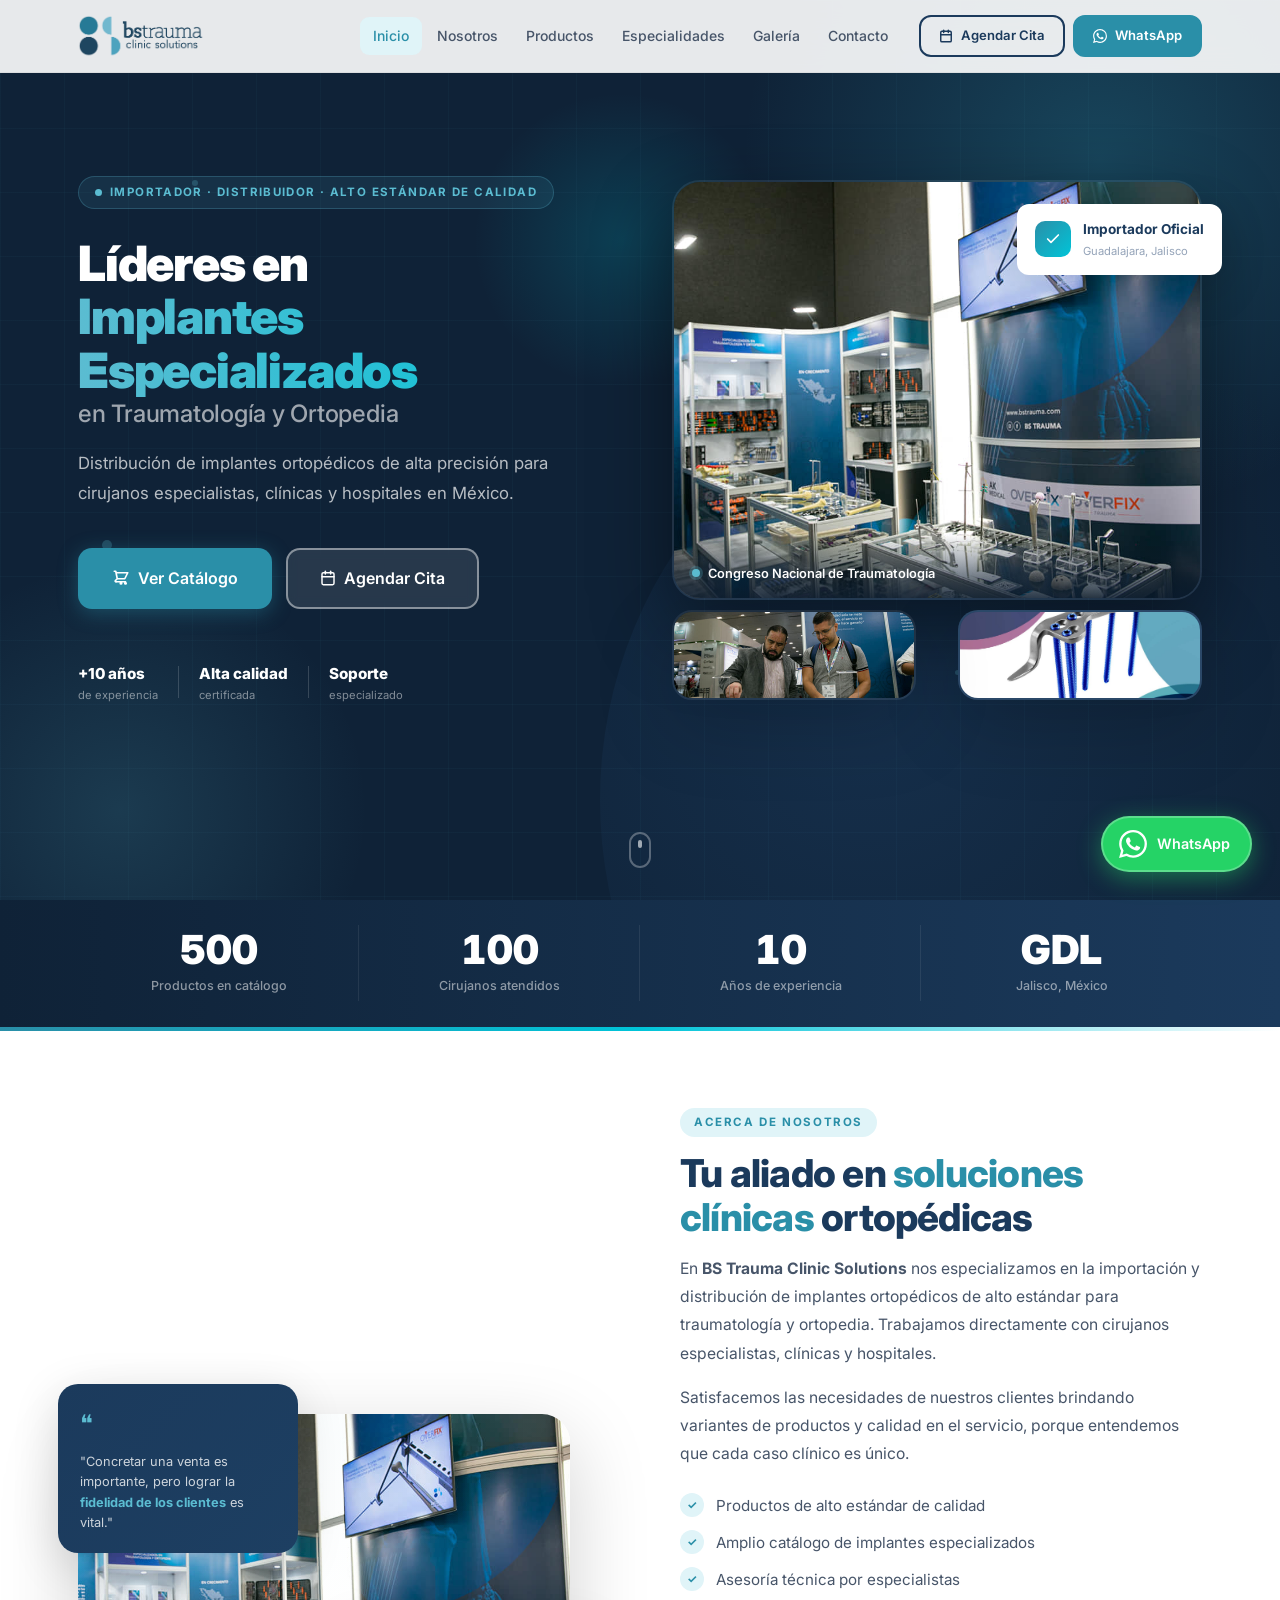
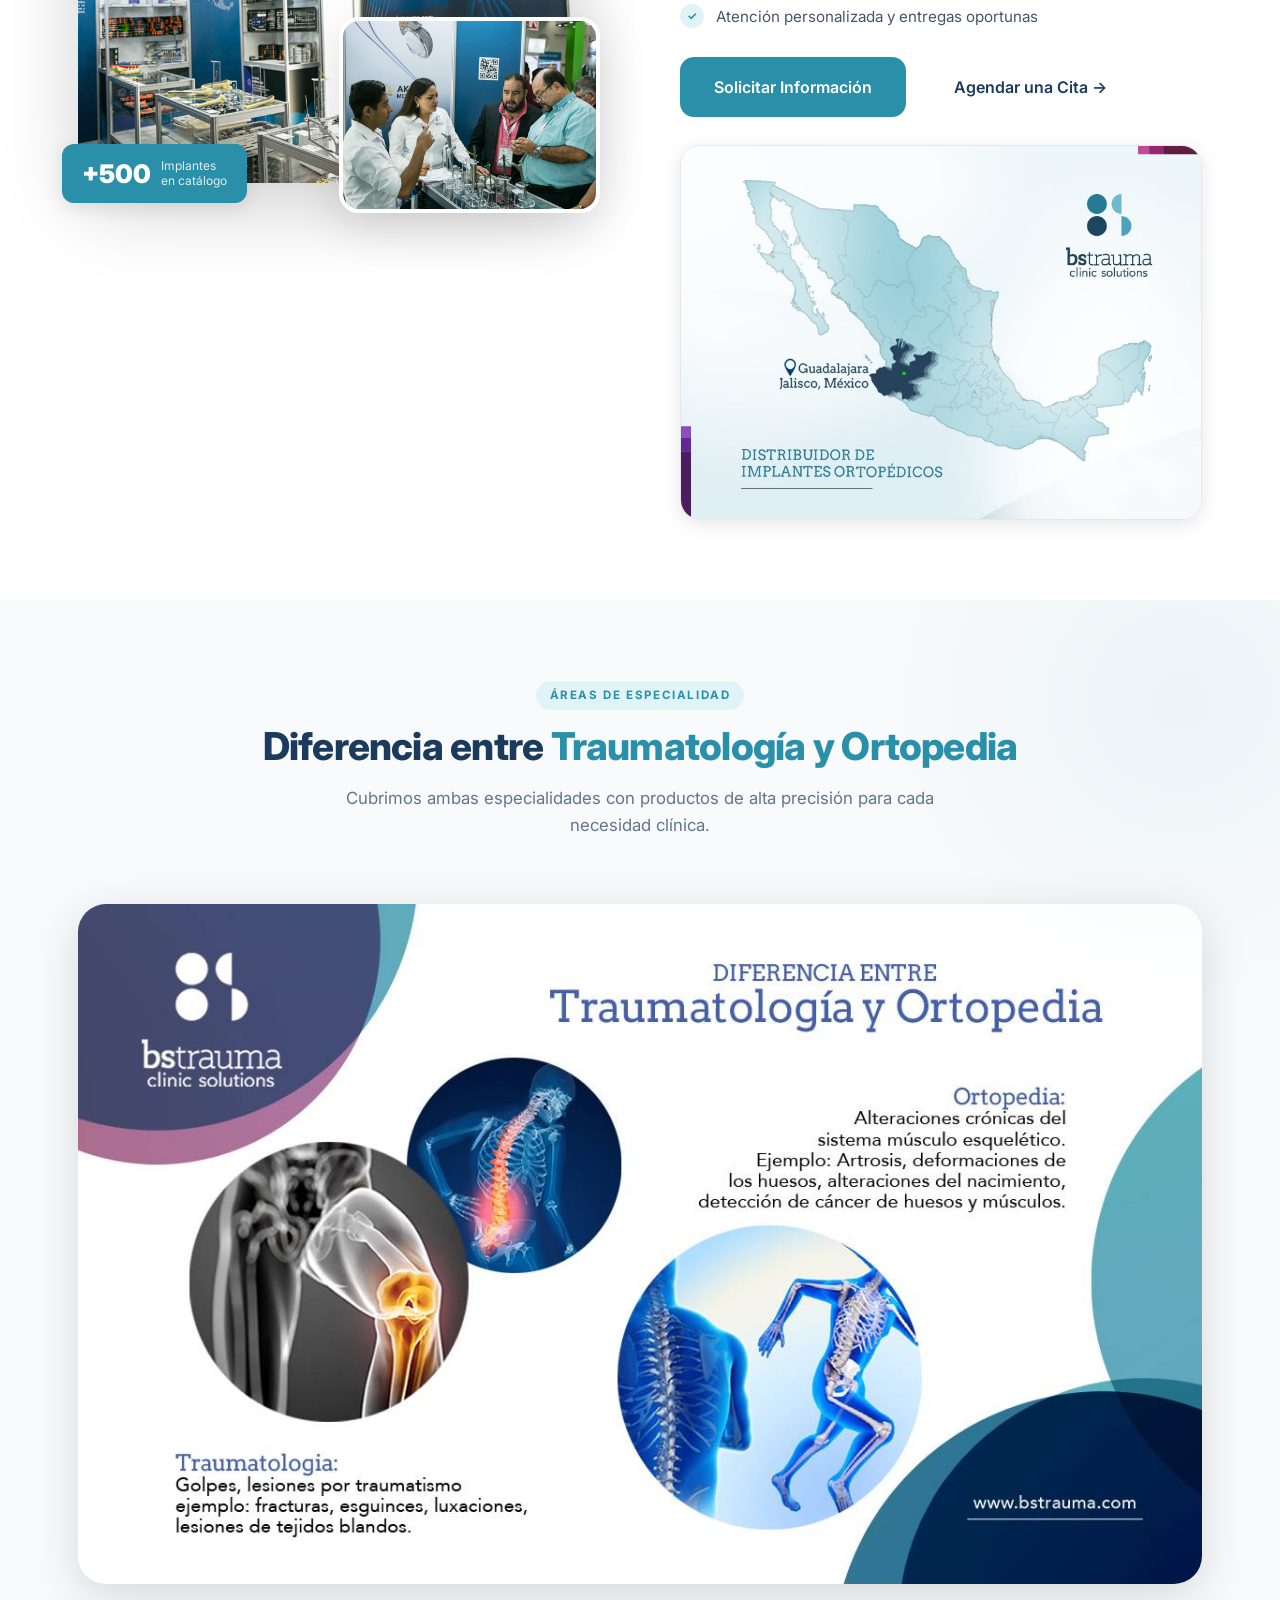
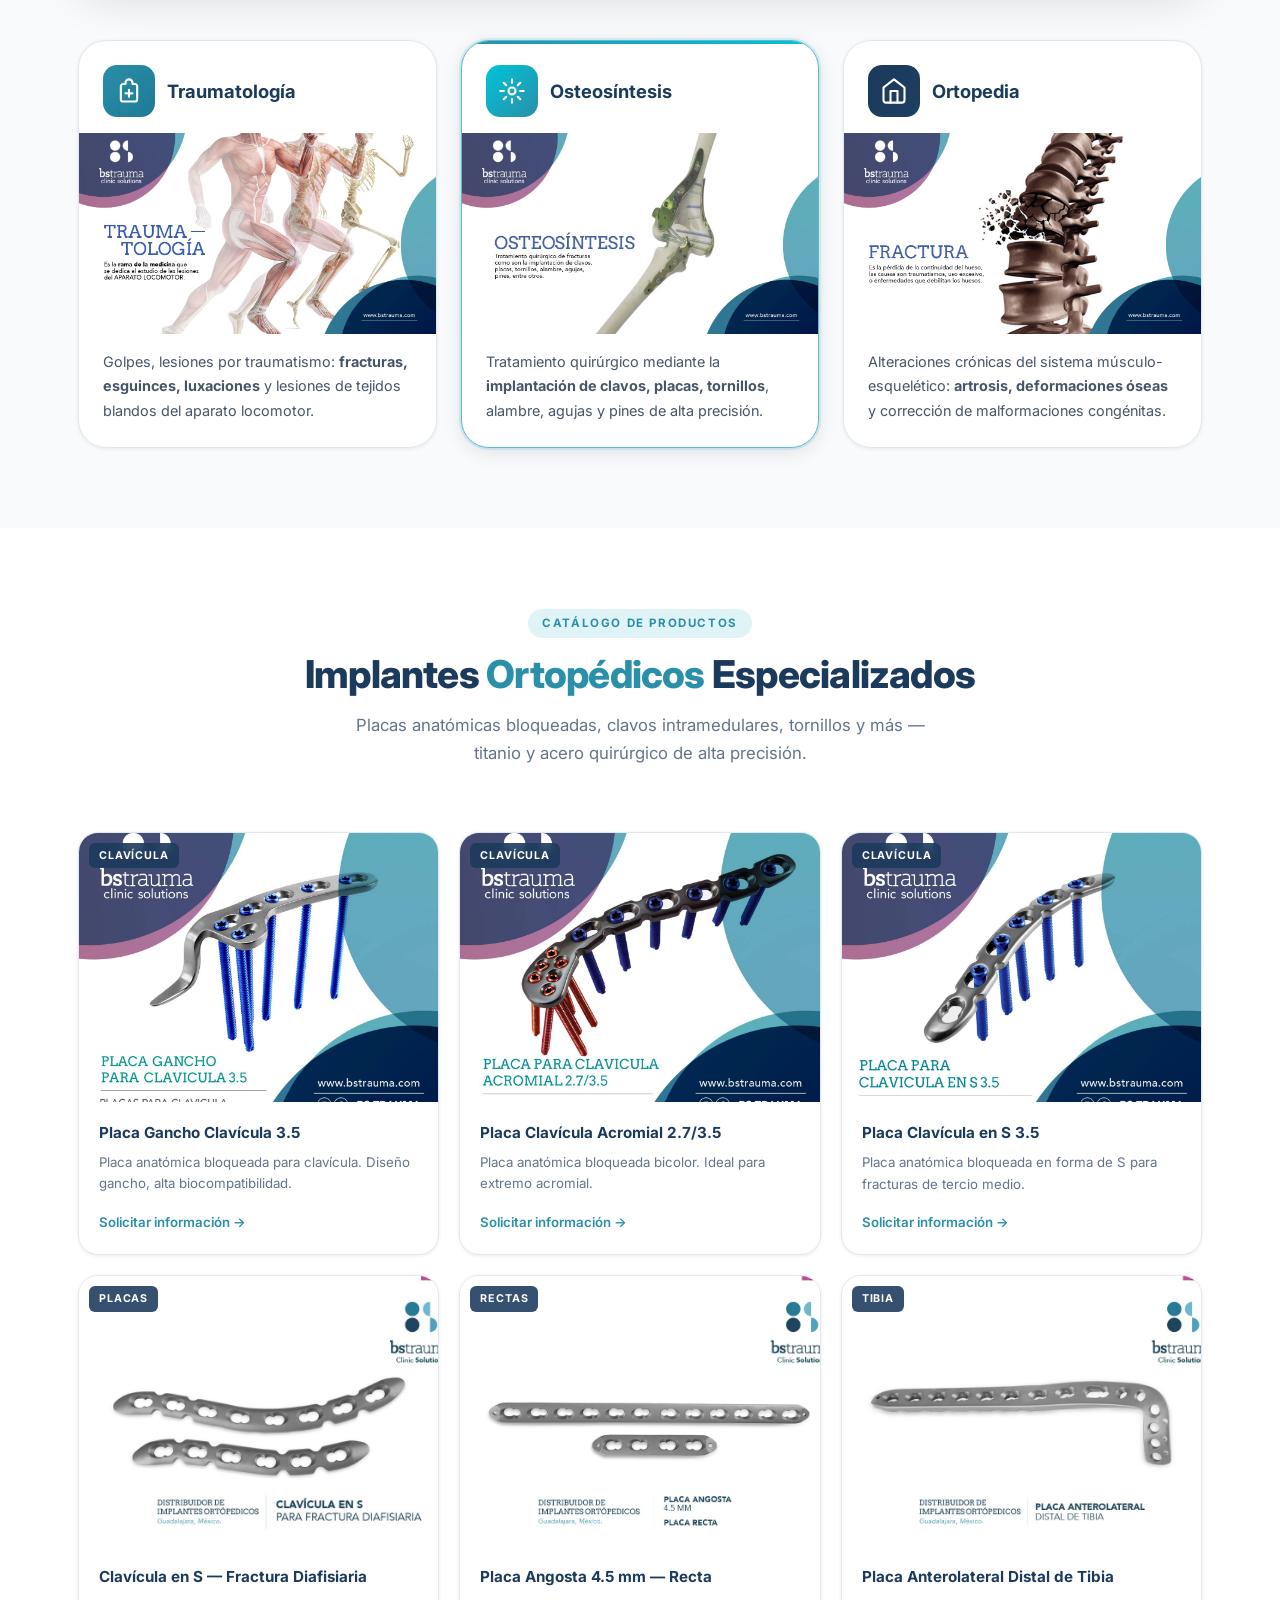
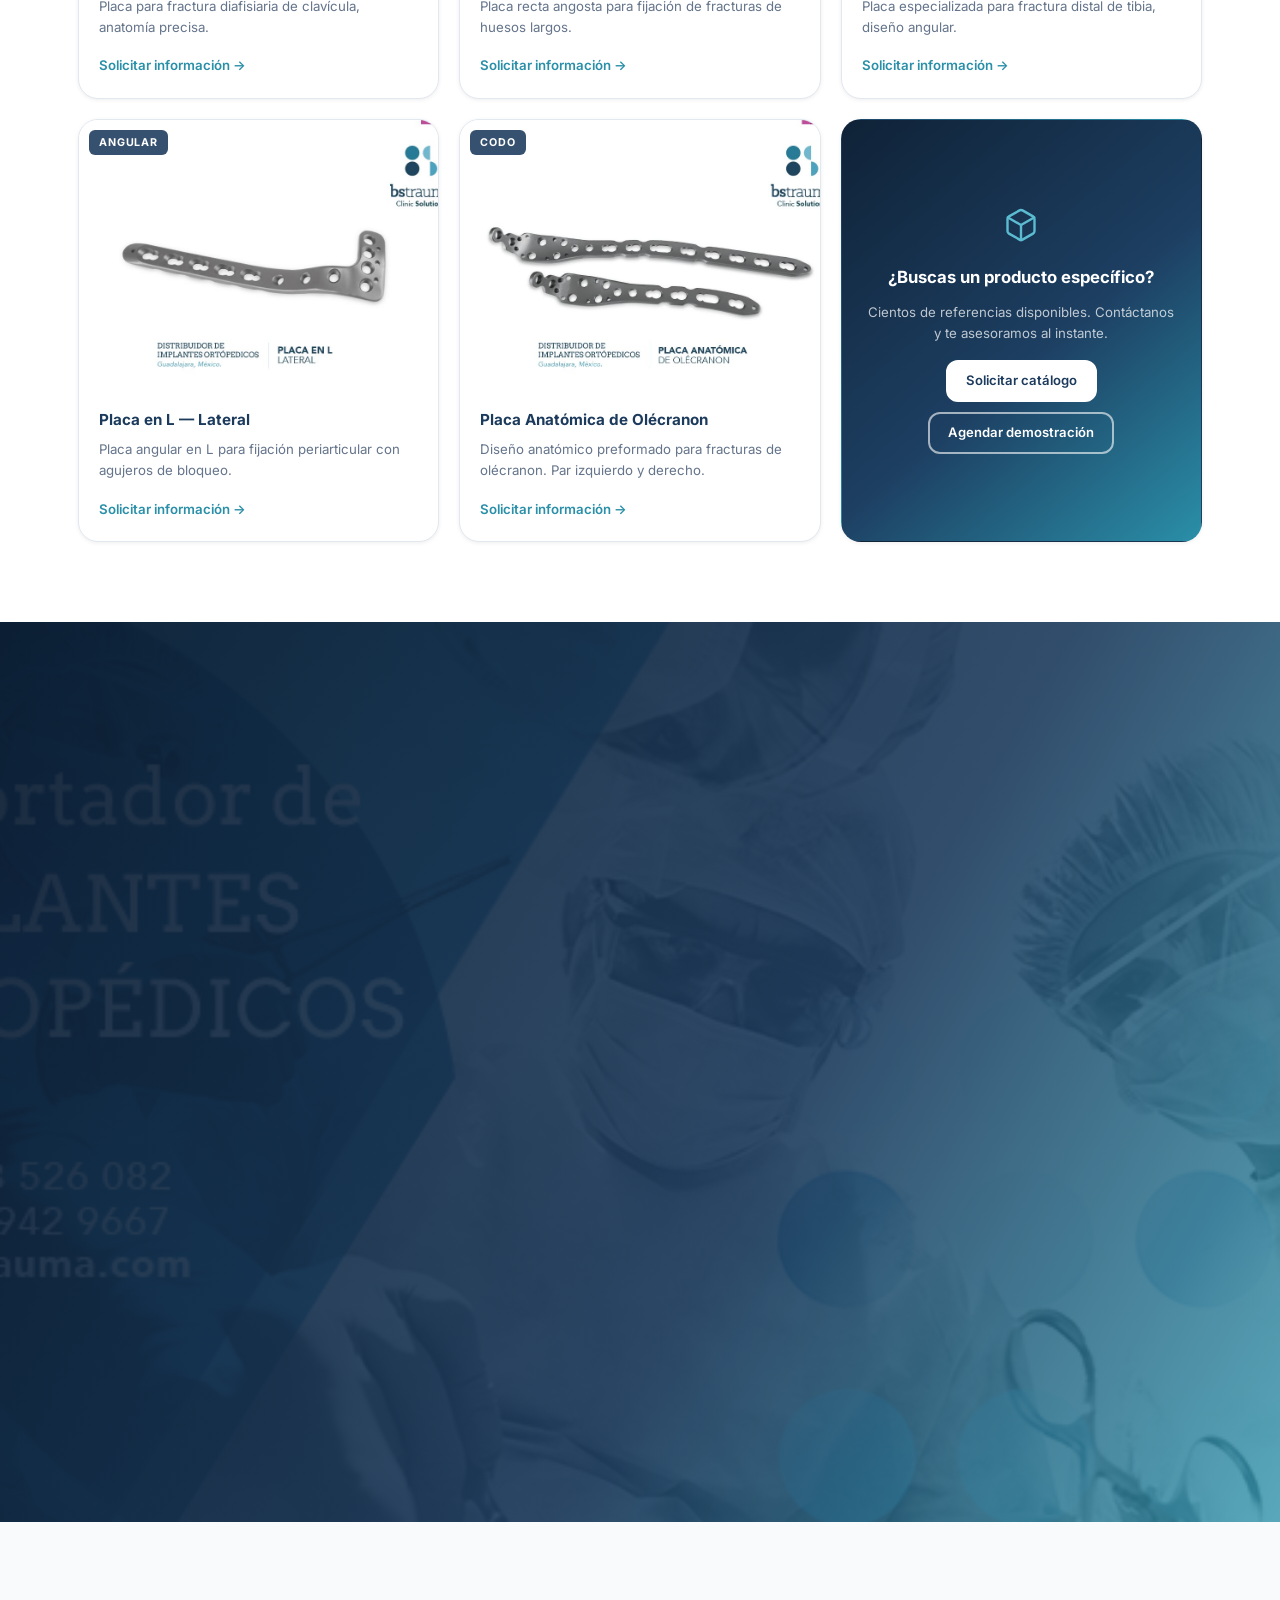
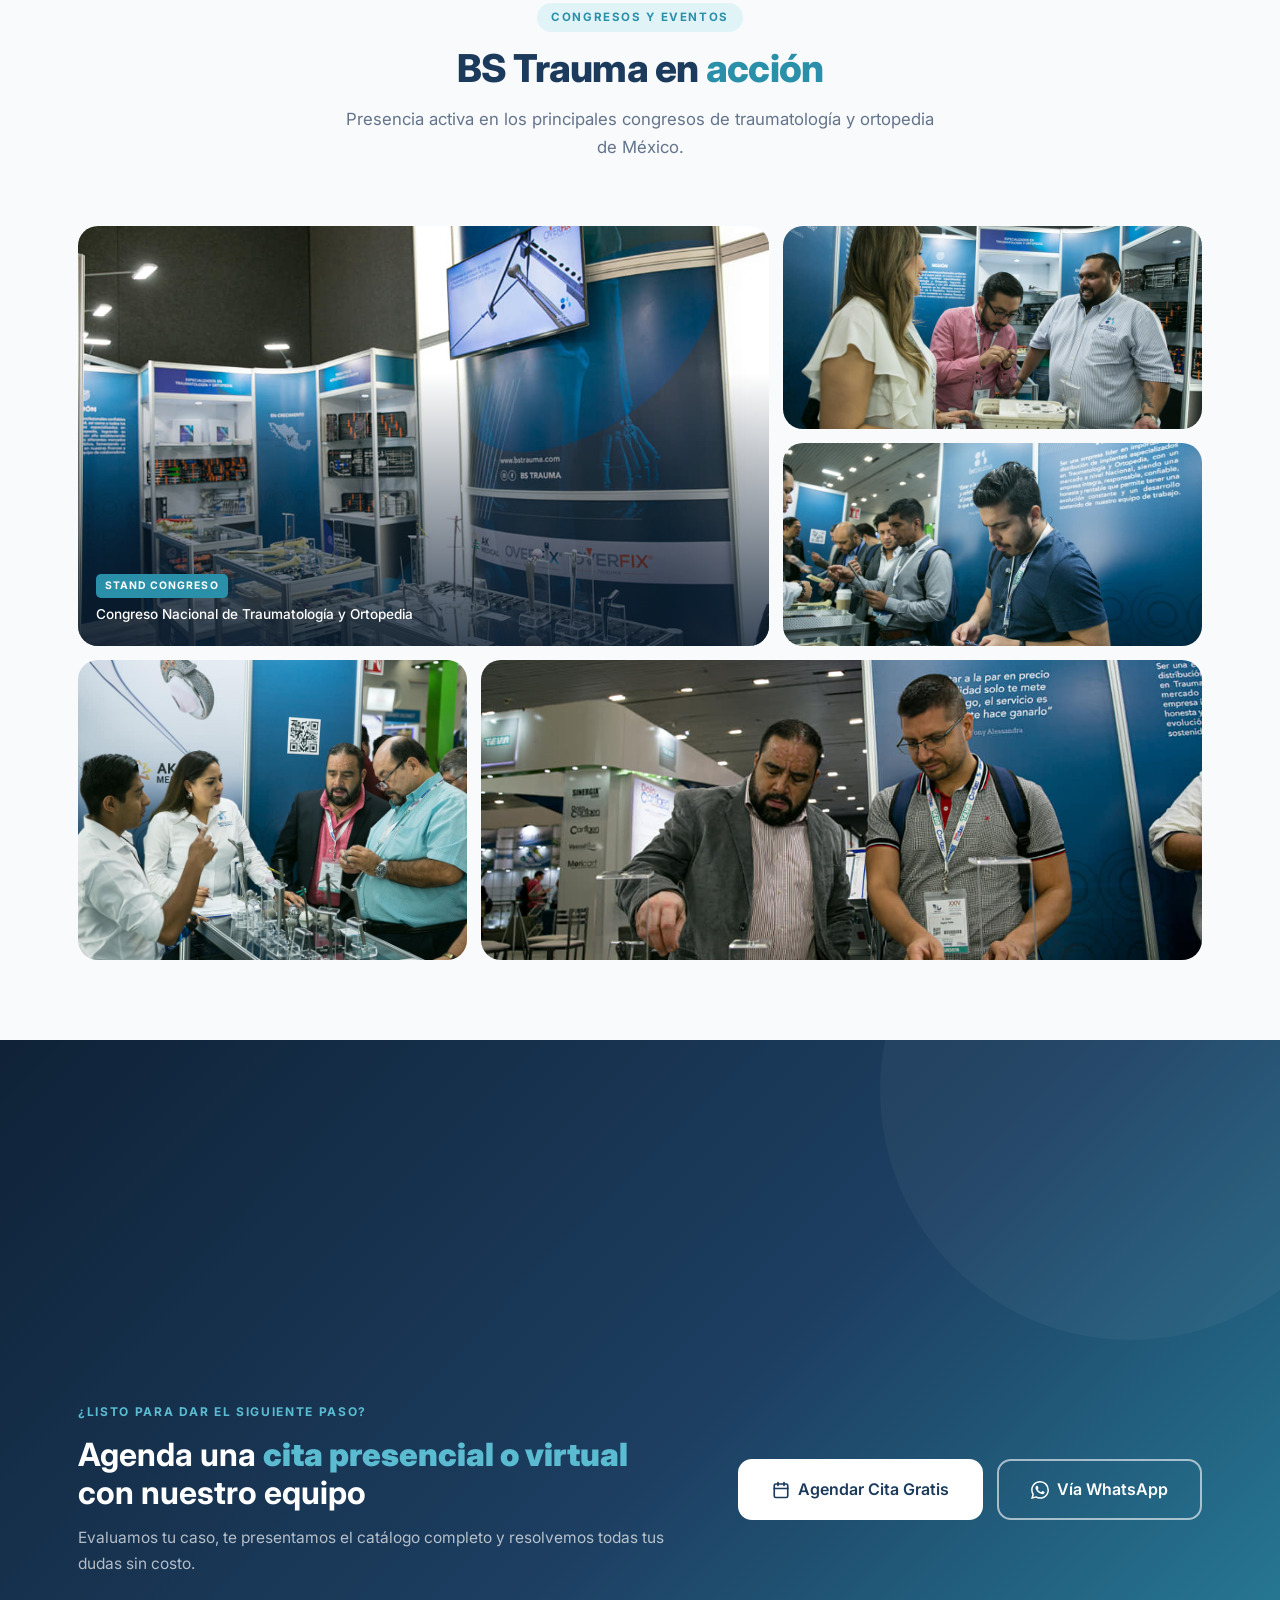
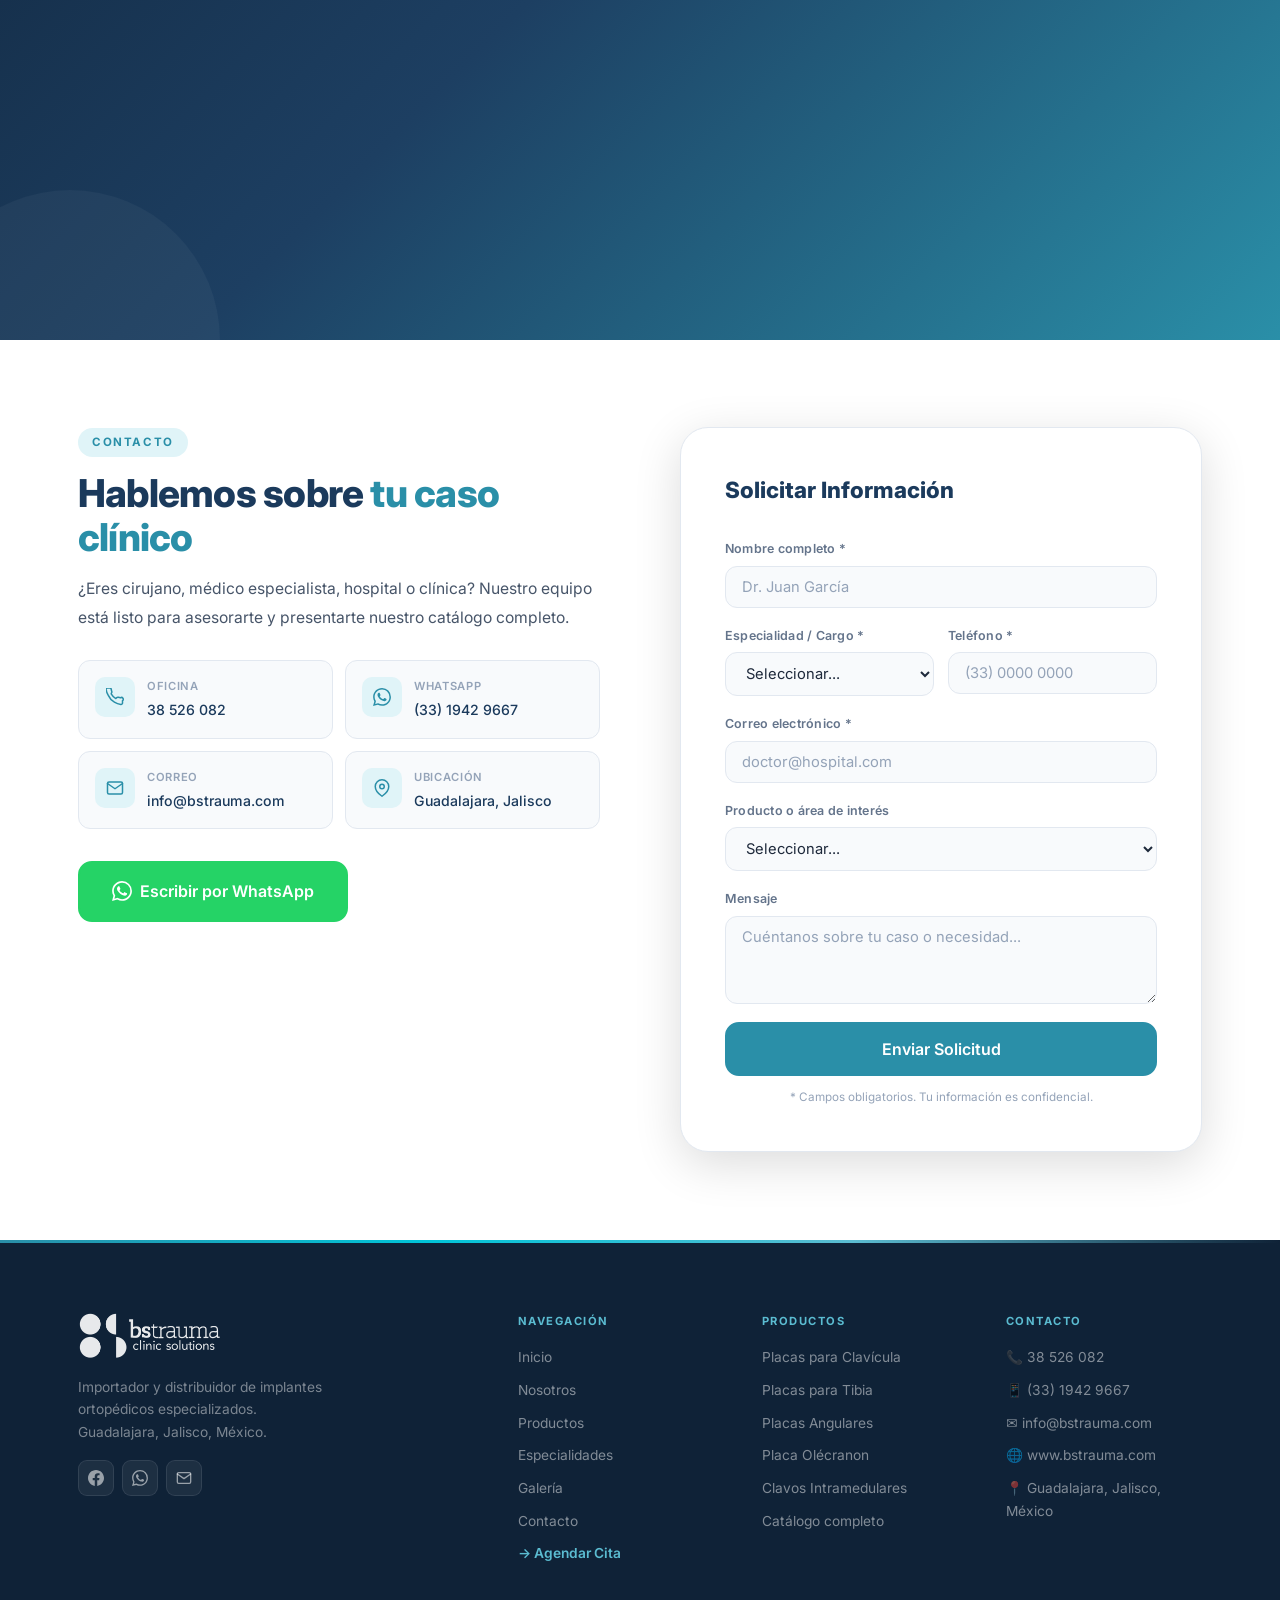
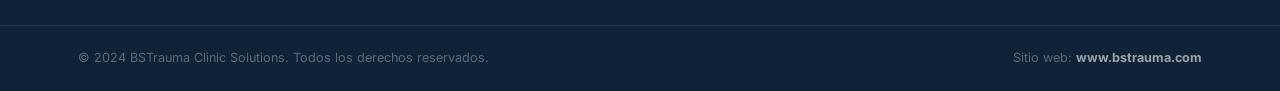
<file: index.html>
<!DOCTYPE html>
<html lang="es">
<head>
  <meta charset="UTF-8" />
  <meta name="viewport" content="width=device-width, initial-scale=1.0" />
  <meta name="description" content="BS Trauma Clinic Solutions – Importador y distribuidor líder de implantes ortopédicos especializados en Traumatología y Ortopedia. Guadalajara, Jalisco, México." />
  <title>BS Trauma Clinic Solutions | Implantes Especializados en Traumatología y Ortopedia</title>
  <link rel="stylesheet" href="css/styles.css" />
  <link rel="preconnect" href="https://fonts.googleapis.com" />
  <link rel="preconnect" href="https://fonts.gstatic.com" crossorigin />
  <link rel="icon" type="image/png" href="images/isotipo_bstrauma.png">
  <link href="https://fonts.googleapis.com/css2?family=Inter:ital,wght@0,300;0,400;0,500;0,600;0,700;0,800;0,900;1,400&family=DM+Sans:wght@400;500;600;700&display=swap" rel="stylesheet" />
</head>
<body>

  <!-- ===== NAVBAR ===== -->
  <header class="navbar" id="navbar">
    <div class="container navbar__inner">
      <a href="#inicio" class="navbar__logo">
        <img src="images/logotipo_bstrauma.png" alt="BSTrauma Clinic Solutions" class="navbar__logo-img" />
      </a>

      <nav class="navbar__nav" id="nav-menu">
        <a href="#inicio"         class="nav-link">Inicio</a>
        <a href="#nosotros"       class="nav-link">Nosotros</a>
        <a href="#productos"      class="nav-link">Productos</a>
        <a href="#especialidades" class="nav-link">Especialidades</a>
        <a href="#galeria"        class="nav-link">Galería</a>
        <a href="#contacto"       class="nav-link">Contacto</a>
      </nav>

      <div class="navbar__actions">
        <a href="cita.html" class="btn btn--outline-navy btn--sm">
          <svg width="14" height="14" viewBox="0 0 24 24" fill="none" stroke="currentColor" stroke-width="2.5" stroke-linecap="round" stroke-linejoin="round"><rect x="3" y="4" width="18" height="18" rx="2"/><line x1="16" y1="2" x2="16" y2="6"/><line x1="8" y1="2" x2="8" y2="6"/><line x1="3" y1="10" x2="21" y2="10"/></svg>
          Agendar Cita
        </a>
        <a href="https://wa.me/523319429667?text=Hola%2C%20me%20interesa%20conocer%20sus%20productos." target="_blank" rel="noopener" class="btn btn--primary btn--sm navbar__cta">
          <svg width="14" height="14" viewBox="0 0 24 24" fill="currentColor"><path d="M17.472 14.382c-.297-.149-1.758-.867-2.03-.967-.273-.099-.471-.148-.67.15-.197.297-.767.966-.94 1.164-.173.199-.347.223-.644.075-.297-.15-1.255-.463-2.39-1.475-.883-.788-1.48-1.761-1.653-2.059-.173-.297-.018-.458.13-.606.134-.133.298-.347.446-.52.149-.174.198-.298.298-.497.099-.198.05-.371-.025-.52-.075-.149-.669-1.612-.916-2.207-.242-.579-.487-.5-.669-.51-.173-.008-.371-.01-.57-.01-.198 0-.52.074-.792.372-.272.297-1.04 1.016-1.04 2.479 0 1.462 1.065 2.875 1.213 3.074.149.198 2.096 3.2 5.077 4.487.709.306 1.262.489 1.694.625.712.227 1.36.195 1.871.118.571-.085 1.758-.719 2.006-1.413.248-.694.248-1.289.173-1.413-.074-.124-.272-.198-.57-.347m-5.421 7.403h-.004a9.87 9.87 0 01-5.031-1.378l-.361-.214-3.741.982.998-3.648-.235-.374a9.86 9.86 0 01-1.51-5.26c.001-5.45 4.436-9.884 9.888-9.884 2.64 0 5.122 1.03 6.988 2.898a9.825 9.825 0 012.893 6.994c-.003 5.45-4.437 9.884-9.885 9.884m8.413-18.297A11.815 11.815 0 0012.05 0C5.495 0 .16 5.335.157 11.892c0 2.096.547 4.142 1.588 5.945L.057 24l6.305-1.654a11.882 11.882 0 005.683 1.448h.005c6.554 0 11.89-5.335 11.893-11.893a11.821 11.821 0 00-3.48-8.413Z"/></svg>
          WhatsApp
        </a>
      </div>

      <button class="navbar__hamburger" id="hamburger" aria-label="Menú" aria-expanded="false">
        <span></span><span></span><span></span>
      </button>
    </div>
  </header>

  <!-- ===== HERO ===== -->
  <section class="hero" id="inicio">
    <div class="hero__bg-css">
      <div class="hero__geo hero__geo--1"></div>
      <div class="hero__geo hero__geo--2"></div>
      <div class="hero__geo hero__geo--3"></div>
      <div class="hero__geo hero__geo--4"></div>
      <div class="hero__grid-lines"></div>
      <!-- Partículas decorativas -->
      <div class="hero__particle hero__particle--1"></div>
      <div class="hero__particle hero__particle--2"></div>
      <div class="hero__particle hero__particle--3"></div>
      <div class="hero__particle hero__particle--4"></div>
    </div>

    <div class="container hero__inner">
      <div class="hero__content hero-animate">
        <div class="hero__badge">
          <span class="badge-pulse"></span>
          Importador · Distribuidor · Alto estándar de calidad
        </div>
        <h1 class="hero__title">
          Líderes en<br/>
          <span class="hero__title-accent">Implantes Especializados</span>
          <span class="hero__title-sub">en Traumatología y Ortopedia</span>
        </h1>
        <p class="hero__subtitle">
          Distribución de implantes ortopédicos de alta precisión para cirujanos especialistas, clínicas y hospitales en México.
        </p>
        <div class="hero__actions">
          <a href="#productos" class="btn btn--hero-primary btn--lg">
            <svg width="18" height="18" viewBox="0 0 24 24" fill="none" stroke="currentColor" stroke-width="2.2" stroke-linecap="round" stroke-linejoin="round"><path d="M3 3h2l.4 2M7 13h10l4-8H5.4M7 13L5.4 5M7 13l-2.3 2.3A1 1 0 006 17h12m-5 2a1 1 0 11-2 0 1 1 0 012 0zm6 0a1 1 0 11-2 0 1 1 0 012 0z"/></svg>
            Ver Catálogo
          </a>
          <a href="cita.html" class="btn btn--hero-outline btn--lg">
            <svg width="16" height="16" viewBox="0 0 24 24" fill="none" stroke="currentColor" stroke-width="2.2" stroke-linecap="round" stroke-linejoin="round"><rect x="3" y="4" width="18" height="18" rx="2"/><line x1="16" y1="2" x2="16" y2="6"/><line x1="8" y1="2" x2="8" y2="6"/><line x1="3" y1="10" x2="21" y2="10"/></svg>
            Agendar Cita
          </a>
        </div>
        <div class="hero__trust">
          <div class="trust-item"><strong>+10 años</strong><span>de experiencia</span></div>
          <div class="trust-sep"></div>
          <div class="trust-item"><strong>Alta calidad</strong><span>certificada</span></div>
          <div class="trust-sep"></div>
          <div class="trust-item"><strong>Soporte</strong><span>especializado</span></div>
        </div>
      </div>

      <div class="hero__visual hero-animate hero-animate--delay">
        <div class="hero__visual-stack">
          <div class="hero__vcard hero__vcard--main">
            <img src="images/expo-stand-completo.jpg" alt="Stand BS Trauma en congreso de traumatología" />
            <div class="hero__vcard-label">
              <span class="vcard-dot"></span>
              Congreso Nacional de Traumatología
            </div>
          </div>
          <div class="hero__vcard hero__vcard--sm hero__vcard--top">
            <img src="images/producto-placa-gancho-clavicula-3-5.jpg" alt="Placa ortopédica BS Trauma" />
          </div>
          <div class="hero__vcard hero__vcard--sm hero__vcard--bottom">
            <img src="images/expo-demostracion-cirujanos.jpg" alt="Cirujanos evaluando implantes BS Trauma" />
          </div>
          <div class="hero__float-badge">
            <div class="float-badge__icon">
              <svg width="16" height="16" viewBox="0 0 24 24" fill="none" stroke="currentColor" stroke-width="2.5" stroke-linecap="round" stroke-linejoin="round"><polyline points="20 6 9 17 4 12"/></svg>
            </div>
            <div>
              <strong>Importador Oficial</strong>
              <span>Guadalajara, Jalisco</span>
            </div>
          </div>
        </div>
      </div>
    </div>

    <a href="#nosotros" class="hero__scroll" aria-label="Ir a Nosotros"><span></span></a>
  </section>

  <!-- ===== STATS BAR ===== -->
  <div class="statsbar">
    <div class="container statsbar__grid">
      <div class="statsbar__item" data-anim="fade-up">
        <span class="statsbar__num" data-count="500">0<em>+</em></span>
        <span class="statsbar__label">Productos en catálogo</span>
      </div>
      <div class="statsbar__divider"></div>
      <div class="statsbar__item" data-anim="fade-up" data-delay="1">
        <span class="statsbar__num" data-count="100">0<em>+</em></span>
        <span class="statsbar__label">Cirujanos atendidos</span>
      </div>
      <div class="statsbar__divider"></div>
      <div class="statsbar__item" data-anim="fade-up" data-delay="2">
        <span class="statsbar__num" data-count="10">0<em>+</em></span>
        <span class="statsbar__label">Años de experiencia</span>
      </div>
      <div class="statsbar__divider"></div>
      <div class="statsbar__item" data-anim="fade-up" data-delay="3">
        <span class="statsbar__num">GDL</span>
        <span class="statsbar__label">Jalisco, México</span>
      </div>
    </div>
  </div>

  <!-- ===== NOSOTROS ===== -->
  <section class="about" id="nosotros">
    <div class="about__accent-line"></div>
    <div class="container about__inner">
      <div class="about__media" data-anim="fade-right">
        <div class="about__img-main">
          <img src="images/expo-stand-completo.jpg" alt="Stand BS Trauma en congreso médico" loading="lazy" />
          <div class="about__img-shimmer"></div>
        </div>
        <div class="about__img-secondary">
          <img src="images/expo-asesor-implantes.jpg" alt="Asesor BS Trauma con médicos" loading="lazy" />
        </div>
        <div class="about__quote-chip">
          <span class="chip-icon">❝</span>
          <p>"Concretar una venta es importante, pero lograr la <strong>fidelidad de los clientes</strong> es vital."</p>
        </div>
        <div class="about__badge-count">
          <strong>+500</strong>
          <span>Implantes<br/>en catálogo</span>
        </div>
      </div>

      <div class="about__content" data-anim="fade-left">
        <div class="section-tag">Acerca de Nosotros</div>
        <h2 class="section-title">Tu aliado en <span class="text-accent">soluciones clínicas</span> ortopédicas</h2>
        <p class="section-text">En <strong>BS Trauma Clinic Solutions</strong> nos especializamos en la importación y distribución de implantes ortopédicos de alto estándar para traumatología y ortopedia. Trabajamos directamente con cirujanos especialistas, clínicas y hospitales.</p>
        <p class="section-text">Satisfacemos las necesidades de nuestros clientes brindando variantes de productos y calidad en el servicio, porque entendemos que cada caso clínico es único.</p>
        <ul class="about__features">
          <li data-anim="fade-up" data-delay="1"><span class="feat-check">✓</span> Productos de alto estándar de calidad</li>
          <li data-anim="fade-up" data-delay="2"><span class="feat-check">✓</span> Amplio catálogo de implantes especializados</li>
          <li data-anim="fade-up" data-delay="3"><span class="feat-check">✓</span> Asesoría técnica por especialistas</li>
          <li data-anim="fade-up" data-delay="4"><span class="feat-check">✓</span> Atención personalizada y entregas oportunas</li>
        </ul>
        <div class="about__ctas">
          <a href="#contacto" class="btn btn--primary btn--lg">Solicitar Información</a>
          <a href="cita.html" class="btn btn--ghost-navy btn--lg">Agendar una Cita →</a>
        </div>
        <div class="about__location" data-anim="fade-up">
          <img src="images/mapa-ubicacion-guadalajara.jpeg" alt="Ubicación BS Trauma – Guadalajara, Jalisco" class="about__map" loading="lazy" />
        </div>
      </div>
    </div>
  </section>

  <!-- ===== ESPECIALIDADES ===== -->
  <section class="specialties" id="especialidades">
    <div class="specialties__bg-dot"></div>
    <div class="container">
      <div class="section-header" data-anim="fade-up">
        <div class="section-tag">Áreas de Especialidad</div>
        <h2 class="section-title">Diferencia entre <span class="text-accent">Traumatología y Ortopedia</span></h2>
        <p class="section-subtitle">Cubrimos ambas especialidades con productos de alta precisión para cada necesidad clínica.</p>
      </div>

      <div class="specialties__infowrap" data-anim="fade-up">
        <img src="images/infografia-traumatologia-ortopedia.jpg" alt="Diferencia entre Traumatología y Ortopedia" loading="lazy" />
      </div>

      <div class="specialties__cards">
        <div class="spec-card" data-anim="fade-up" data-delay="1">
          <div class="spec-card__top">
            <div class="spec-card__icon-wrap spec-card__icon-wrap--trauma">
              <svg width="28" height="28" viewBox="0 0 24 24" fill="none" stroke="currentColor" stroke-width="1.8" stroke-linecap="round" stroke-linejoin="round"><path d="M12 2a3 3 0 00-3 3v1H7a2 2 0 00-2 2v11a2 2 0 002 2h10a2 2 0 002-2V8a2 2 0 00-2-2h-2V5a3 3 0 00-3-3z"/><path d="M9 14h6M12 11v6"/></svg>
            </div>
            <h3>Traumatología</h3>
          </div>
          <div class="spec-card__img">
            <img src="images/infografia-traumatologia.jpg" alt="Traumatología" loading="lazy" />
          </div>
          <p>Golpes, lesiones por traumatismo: <strong>fracturas, esguinces, luxaciones</strong> y lesiones de tejidos blandos del aparato locomotor.</p>
        </div>

        <div class="spec-card spec-card--featured" data-anim="fade-up" data-delay="2">
          <div class="spec-card__top">
            <div class="spec-card__icon-wrap spec-card__icon-wrap--osteo">
              <svg width="28" height="28" viewBox="0 0 24 24" fill="none" stroke="currentColor" stroke-width="1.8" stroke-linecap="round" stroke-linejoin="round"><circle cx="12" cy="12" r="3"/><path d="M12 2v3M12 19v3M2 12h3M19 12h3M4.93 4.93l2.12 2.12M16.95 16.95l2.12 2.12M4.93 19.07l2.12-2.12M16.95 7.05l2.12-2.12"/></svg>
            </div>
            <h3>Osteosíntesis</h3>
          </div>
          <div class="spec-card__img">
            <img src="images/infografia-osteosintesis.jpg" alt="Osteosíntesis" loading="lazy" />
          </div>
          <p>Tratamiento quirúrgico mediante la <strong>implantación de clavos, placas, tornillos</strong>, alambre, agujas y pines de alta precisión.</p>
        </div>

        <div class="spec-card" data-anim="fade-up" data-delay="3">
          <div class="spec-card__top">
            <div class="spec-card__icon-wrap spec-card__icon-wrap--fractura">
              <svg width="28" height="28" viewBox="0 0 24 24" fill="none" stroke="currentColor" stroke-width="1.8" stroke-linecap="round" stroke-linejoin="round"><path d="M3 9l9-7 9 7v11a2 2 0 01-2 2H5a2 2 0 01-2-2z"/><polyline points="9 22 9 12 15 12 15 22"/></svg>
            </div>
            <h3>Ortopedia</h3>
          </div>
          <div class="spec-card__img">
            <img src="images/infografia-fractura.jpg" alt="Fracturas" loading="lazy" />
          </div>
          <p>Alteraciones crónicas del sistema músculo-esquelético: <strong>artrosis, deformaciones óseas</strong> y corrección de malformaciones congénitas.</p>
        </div>
      </div>
    </div>
  </section>

  <!-- ===== PRODUCTOS ===== -->
  <section class="products" id="productos">
    <div class="container">
      <div class="section-header" data-anim="fade-up">
        <div class="section-tag">Catálogo de Productos</div>
        <h2 class="section-title">Implantes <span class="text-accent">Ortopédicos</span> Especializados</h2>
        <p class="section-subtitle">Placas anatómicas bloqueadas, clavos intramedulares, tornillos y más — titanio y acero quirúrgico de alta precisión.</p>
      </div>

      <div class="products__grid">
        <div class="prod-card" data-anim="fade-up" data-delay="1">
          <div class="prod-card__img"><img src="images/producto-placa-gancho-clavicula-3-5.jpg" alt="Placa Gancho Clavícula 3.5" loading="lazy" /><span class="prod-card__badge">Clavícula</span></div>
          <div class="prod-card__body"><h4>Placa Gancho Clavícula 3.5</h4><p>Placa anatómica bloqueada para clavícula. Diseño gancho, alta biocompatibilidad.</p><a href="#contacto" class="prod-card__link">Solicitar información →</a></div>
        </div>
        <div class="prod-card" data-anim="fade-up" data-delay="2">
          <div class="prod-card__img"><img src="images/producto-placa-clavicula-acromial-2-7.jpg" alt="Placa Clavícula Acromial 2.7/3.5" loading="lazy" /><span class="prod-card__badge">Clavícula</span></div>
          <div class="prod-card__body"><h4>Placa Clavícula Acromial 2.7/3.5</h4><p>Placa anatómica bloqueada bicolor. Ideal para extremo acromial.</p><a href="#contacto" class="prod-card__link">Solicitar información →</a></div>
        </div>
        <div class="prod-card" data-anim="fade-up" data-delay="3">
          <div class="prod-card__img"><img src="images/producto-placa-clavicula-s-3-5.jpg" alt="Placa Clavícula en S 3.5" loading="lazy" /><span class="prod-card__badge">Clavícula</span></div>
          <div class="prod-card__body"><h4>Placa Clavícula en S 3.5</h4><p>Placa anatómica bloqueada en forma de S para fracturas de tercio medio.</p><a href="#contacto" class="prod-card__link">Solicitar información →</a></div>
        </div>
        <div class="prod-card" data-anim="fade-up" data-delay="1">
          <div class="prod-card__img"><img src="images/producto-clavicula-fractura-diafisiaria.jpeg" alt="Clavícula Fractura Diafisiaria" loading="lazy" /><span class="prod-card__badge">Placas</span></div>
          <div class="prod-card__body"><h4>Clavícula en S — Fractura Diafisiaria</h4><p>Placa para fractura diafisiaria de clavícula, anatomía precisa.</p><a href="#contacto" class="prod-card__link">Solicitar información →</a></div>
        </div>
        <div class="prod-card" data-anim="fade-up" data-delay="2">
          <div class="prod-card__img"><img src="images/producto-placa-angosta-4-5mm.jpeg" alt="Placa Angosta 4.5mm" loading="lazy" /><span class="prod-card__badge">Rectas</span></div>
          <div class="prod-card__body"><h4>Placa Angosta 4.5 mm — Recta</h4><p>Placa recta angosta para fijación de fracturas de huesos largos.</p><a href="#contacto" class="prod-card__link">Solicitar información →</a></div>
        </div>
        <div class="prod-card" data-anim="fade-up" data-delay="3">
          <div class="prod-card__img"><img src="images/producto-placa-anterolateral-tibia.jpeg" alt="Placa Anterolateral Tibia" loading="lazy" /><span class="prod-card__badge">Tibia</span></div>
          <div class="prod-card__body"><h4>Placa Anterolateral Distal de Tibia</h4><p>Placa especializada para fractura distal de tibia, diseño angular.</p><a href="#contacto" class="prod-card__link">Solicitar información →</a></div>
        </div>
        <div class="prod-card" data-anim="fade-up" data-delay="1">
          <div class="prod-card__img"><img src="images/producto-placa-en-l-lateral.jpeg" alt="Placa en L Lateral" loading="lazy" /><span class="prod-card__badge">Angular</span></div>
          <div class="prod-card__body"><h4>Placa en L — Lateral</h4><p>Placa angular en L para fijación periarticular con agujeros de bloqueo.</p><a href="#contacto" class="prod-card__link">Solicitar información →</a></div>
        </div>
        <div class="prod-card" data-anim="fade-up" data-delay="2">
          <div class="prod-card__img"><img src="images/producto-placa-anatomica-olecranon.jpeg" alt="Placa Anatómica Olécranon" loading="lazy" /><span class="prod-card__badge">Codo</span></div>
          <div class="prod-card__body"><h4>Placa Anatómica de Olécranon</h4><p>Diseño anatómico preformado para fracturas de olécranon. Par izquierdo y derecho.</p><a href="#contacto" class="prod-card__link">Solicitar información →</a></div>
        </div>
        <div class="prod-card prod-card--cta" data-anim="fade-up" data-delay="3">
          <div class="prod-card__cta-inner">
            <div class="prod-cta-icon">
              <svg width="36" height="36" viewBox="0 0 24 24" fill="none" stroke="currentColor" stroke-width="1.6" stroke-linecap="round" stroke-linejoin="round"><path d="M21 16V8a2 2 0 00-1-1.73l-7-4a2 2 0 00-2 0l-7 4A2 2 0 003 8v8a2 2 0 001 1.73l7 4a2 2 0 002 0l7-4A2 2 0 0021 16z"/><polyline points="3.27 6.96 12 12.01 20.73 6.96"/><line x1="12" y1="22.08" x2="12" y2="12"/></svg>
            </div>
            <h4>¿Buscas un producto específico?</h4>
            <p>Cientos de referencias disponibles. Contáctanos y te asesoramos al instante.</p>
            <a href="#contacto" class="btn btn--white btn--sm">Solicitar catálogo</a>
            <a href="cita.html" class="btn btn--outline-white btn--sm">Agendar demostración</a>
          </div>
        </div>
      </div>
    </div>
  </section>

  <!-- ===== POR QUÉ ELEGIRNOS ===== -->
  <section class="why-us">
    <div class="why-us__bg">
      <img src="images/banner-distribuidor-quirofano.png" alt="Quirófano BS Trauma" class="why-us__bg-img" loading="lazy" />
      <div class="why-us__overlay"></div>
    </div>
    <div class="container why-us__inner">
      <div class="section-header section-header--light" data-anim="fade-up">
        <div class="section-tag section-tag--light">¿Por qué BS Trauma?</div>
        <h2 class="section-title section-title--light">Tu confianza es nuestra <span class="text-light-accent">prioridad</span></h2>
        <p class="section-subtitle section-subtitle--light">Más de 10 años acompañando a especialistas en traumatología y ortopedia con productos de la más alta calidad.</p>
      </div>
      <div class="why-grid">
        <div class="why-card" data-anim="fade-up" data-delay="1"><div class="why-card__icon-wrap"><svg width="22" height="22" viewBox="0 0 24 24" fill="none" stroke="currentColor" stroke-width="2" stroke-linecap="round" stroke-linejoin="round"><path d="M12 2l3.09 6.26L22 9.27l-5 4.87 1.18 6.88L12 17.77l-6.18 3.25L7 14.14 2 9.27l6.91-1.01L12 2z"/></svg></div><h4>Alta Calidad</h4><p>Productos certificados con los más altos estándares para garantizar resultados clínicos óptimos.</p></div>
        <div class="why-card" data-anim="fade-up" data-delay="2"><div class="why-card__icon-wrap"><svg width="22" height="22" viewBox="0 0 24 24" fill="none" stroke="currentColor" stroke-width="2" stroke-linecap="round" stroke-linejoin="round"><rect x="1" y="3" width="15" height="13" rx="1"/><path d="M16 8h4l3 4v4h-7V8z"/><circle cx="5.5" cy="18.5" r="2.5"/><circle cx="18.5" cy="18.5" r="2.5"/></svg></div><h4>Entrega Oportuna</h4><p>En cirugía el tiempo es crítico. Garantizamos disponibilidad y entregas en tiempo y forma.</p></div>
        <div class="why-card" data-anim="fade-up" data-delay="3"><div class="why-card__icon-wrap"><svg width="22" height="22" viewBox="0 0 24 24" fill="none" stroke="currentColor" stroke-width="2" stroke-linecap="round" stroke-linejoin="round"><path d="M20 21v-2a4 4 0 00-4-4H8a4 4 0 00-4 4v2"/><circle cx="12" cy="7" r="4"/></svg></div><h4>Asesoría Especializada</h4><p>Equipo de asesores técnicos que te acompañan en la selección del implante ideal para cada caso.</p></div>
        <div class="why-card" data-anim="fade-up" data-delay="4"><div class="why-card__icon-wrap"><svg width="22" height="22" viewBox="0 0 24 24" fill="none" stroke="currentColor" stroke-width="2" stroke-linecap="round" stroke-linejoin="round"><polyline points="22 12 18 12 15 21 9 3 6 12 2 12"/></svg></div><h4>Amplio Catálogo</h4><p>Cientos de referencias para traumatología, ortopedia y osteosíntesis en un solo proveedor.</p></div>
        <div class="why-card" data-anim="fade-up" data-delay="5"><div class="why-card__icon-wrap"><svg width="22" height="22" viewBox="0 0 24 24" fill="none" stroke="currentColor" stroke-width="2" stroke-linecap="round" stroke-linejoin="round"><path d="M17 21v-2a4 4 0 00-4-4H5a4 4 0 00-4 4v2"/><circle cx="9" cy="7" r="4"/><path d="M23 21v-2a4 4 0 00-3-3.87M16 3.13a4 4 0 010 7.75"/></svg></div><h4>Relaciones de Largo Plazo</h4><p>Alianzas duraderas basadas en la confianza, el respeto y la satisfacción del cliente.</p></div>
        <div class="why-card" data-anim="fade-up" data-delay="6"><div class="why-card__icon-wrap"><svg width="22" height="22" viewBox="0 0 24 24" fill="none" stroke="currentColor" stroke-width="2" stroke-linecap="round" stroke-linejoin="round"><path d="M21 10c0 7-9 13-9 13s-9-6-9-13a9 9 0 0118 0z"/><circle cx="12" cy="10" r="3"/></svg></div><h4>Presencia Local</h4><p>Ubicados en Guadalajara, Jalisco. Atendemos clínicas, hospitales y cirujanos en toda la región.</p></div>
      </div>
    </div>
  </section>

  <!-- ===== GALERÍA ===== -->
  <section class="gallery" id="galeria">
    <div class="container">
      <div class="section-header" data-anim="fade-up">
        <div class="section-tag">Congresos y Eventos</div>
        <h2 class="section-title">BS Trauma en <span class="text-accent">acción</span></h2>
        <p class="section-subtitle">Presencia activa en los principales congresos de traumatología y ortopedia de México.</p>
      </div>

      <div class="gallery__row gallery__row--1">
        <div class="gallery__item gallery__item--feature" data-anim="fade-right">
          <img src="images/expo-stand-completo.jpg" alt="Stand BS Trauma en congreso nacional" loading="lazy" />
          <div class="gallery__overlay"><span class="gallery__tag">Stand Congreso</span><p>Congreso Nacional de Traumatología y Ortopedia</p></div>
        </div>
        <div class="gallery__col">
          <div class="gallery__item gallery__item--half" data-anim="fade-left" data-delay="1">
            <img src="images/expo-stand-asesor.jpg" alt="Asesor BS Trauma" loading="lazy" />
            <div class="gallery__overlay"><span class="gallery__tag">Asesoría</span><p>Atención a médicos especialistas</p></div>
          </div>
          <div class="gallery__item gallery__item--half" data-anim="fade-left" data-delay="2">
            <img src="images/expo-congreso-vision.jpg" alt="Congreso BS Trauma" loading="lazy" />
            <div class="gallery__overlay"><span class="gallery__tag">Exposición</span><p>Demostración de productos</p></div>
          </div>
        </div>
      </div>

      <div class="gallery__row gallery__row--2">
        <div class="gallery__item gallery__item--med" data-anim="fade-right" data-delay="1">
          <img src="images/expo-asesor-implantes.jpg" alt="Asesor con cirujanos" loading="lazy" />
          <div class="gallery__overlay"><span class="gallery__tag">Asesoría técnica</span><p>Evaluación de implantes con cirujanos</p></div>
        </div>
        <div class="gallery__item gallery__item--wide2" data-anim="fade-left" data-delay="2">
          <img src="images/expo-demostracion-cirujanos.jpg" alt="Cirujanos inspeccionando implantes" loading="lazy" />
          <div class="gallery__overlay"><span class="gallery__tag">Demostración</span><p>Cirujanos evaluando implantes BS Trauma</p></div>
        </div>
      </div>
    </div>
  </section>

  <!-- ===== CTA CITA ===== -->
  <section class="cta-banner">
    <div class="cta-banner__bg">
      <div class="cta-banner__geo cta-banner__geo--1"></div>
      <div class="cta-banner__geo cta-banner__geo--2"></div>
    </div>
    <div class="container cta-banner__inner" data-anim="fade-up">
      <div class="cta-banner__text">
        <span class="cta-banner__eyebrow">¿Listo para dar el siguiente paso?</span>
        <h2>Agenda una <strong>cita presencial o virtual</strong> con nuestro equipo</h2>
        <p>Evaluamos tu caso, te presentamos el catálogo completo y resolvemos todas tus dudas sin costo.</p>
      </div>
      <div class="cta-banner__actions">
        <a href="cita.html" class="btn btn--white btn--lg">
          <svg width="18" height="18" viewBox="0 0 24 24" fill="none" stroke="currentColor" stroke-width="2.2" stroke-linecap="round" stroke-linejoin="round"><rect x="3" y="4" width="18" height="18" rx="2"/><line x1="16" y1="2" x2="16" y2="6"/><line x1="8" y1="2" x2="8" y2="6"/><line x1="3" y1="10" x2="21" y2="10"/></svg>
          Agendar Cita Gratis
        </a>
        <a href="https://wa.me/523319429667?text=Quiero%20agendar%20una%20cita." target="_blank" rel="noopener" class="btn btn--outline-white btn--lg">
          <svg width="18" height="18" viewBox="0 0 24 24" fill="currentColor"><path d="M17.472 14.382c-.297-.149-1.758-.867-2.03-.967-.273-.099-.471-.148-.67.15-.197.297-.767.966-.94 1.164-.173.199-.347.223-.644.075-.297-.15-1.255-.463-2.39-1.475-.883-.788-1.48-1.761-1.653-2.059-.173-.297-.018-.458.13-.606.134-.133.298-.347.446-.52.149-.174.198-.298.298-.497.099-.198.05-.371-.025-.52-.075-.149-.669-1.612-.916-2.207-.242-.579-.487-.5-.669-.51-.173-.008-.371-.01-.57-.01-.198 0-.52.074-.792.372-.272.297-1.04 1.016-1.04 2.479 0 1.462 1.065 2.875 1.213 3.074.149.198 2.096 3.2 5.077 4.487.709.306 1.262.489 1.694.625.712.227 1.36.195 1.871.118.571-.085 1.758-.719 2.006-1.413.248-.694.248-1.289.173-1.413-.074-.124-.272-.198-.57-.347m-5.421 7.403h-.004a9.87 9.87 0 01-5.031-1.378l-.361-.214-3.741.982.998-3.648-.235-.374a9.86 9.86 0 01-1.51-5.26c.001-5.45 4.436-9.884 9.888-9.884 2.64 0 5.122 1.03 6.988 2.898a9.825 9.825 0 012.893 6.994c-.003 5.45-4.437 9.884-9.885 9.884m8.413-18.297A11.815 11.815 0 0012.05 0C5.495 0 .16 5.335.157 11.892c0 2.096.547 4.142 1.588 5.945L.057 24l6.305-1.654a11.882 11.882 0 005.683 1.448h.005c6.554 0 11.89-5.335 11.893-11.893a11.821 11.821 0 00-3.48-8.413Z"/></svg>
          Vía WhatsApp
        </a>
      </div>
    </div>
  </section>

  <!-- ===== CONTACTO ===== -->
  <section class="contact" id="contacto">
    <div class="container contact__inner">
      <div class="contact__left" data-anim="fade-right">
        <div class="section-tag">Contacto</div>
        <h2 class="section-title">Hablemos sobre <span class="text-accent">tu caso clínico</span></h2>
        <p class="section-text">¿Eres cirujano, médico especialista, hospital o clínica? Nuestro equipo está listo para asesorarte y presentarte nuestro catálogo completo.</p>
        <div class="contact__cards">
          <a href="tel:+5238526082" class="contact-card" data-anim="fade-up" data-delay="1">
            <div class="contact-card__icon"><svg width="18" height="18" viewBox="0 0 24 24" fill="none" stroke="currentColor" stroke-width="2" stroke-linecap="round" stroke-linejoin="round"><path d="M22 16.92v3a2 2 0 01-2.18 2 19.79 19.79 0 01-8.63-3.07A19.5 19.5 0 013.07 9.8a19.79 19.79 0 01-3.07-8.67A2 2 0 012 0h3a2 2 0 012 1.72c.127.96.361 1.903.7 2.81a2 2 0 01-.45 2.11L6.91 7.91a16 16 0 006.16 6.16l1.27-1.27a2 2 0 012.11-.45c.907.339 1.85.573 2.81.7A2 2 0 0122 16.92z"/></svg></div>
            <div><strong>Oficina</strong><span>38 526 082</span></div>
          </a>
          <a href="https://wa.me/523319429667" target="_blank" rel="noopener" class="contact-card" data-anim="fade-up" data-delay="2">
            <div class="contact-card__icon"><svg width="18" height="18" viewBox="0 0 24 24" fill="currentColor"><path d="M17.472 14.382c-.297-.149-1.758-.867-2.03-.967-.273-.099-.471-.148-.67.15-.197.297-.767.966-.94 1.164-.173.199-.347.223-.644.075-.297-.15-1.255-.463-2.39-1.475-.883-.788-1.48-1.761-1.653-2.059-.173-.297-.018-.458.13-.606.134-.133.298-.347.446-.52.149-.174.198-.298.298-.497.099-.198.05-.371-.025-.52-.075-.149-.669-1.612-.916-2.207-.242-.579-.487-.5-.669-.51-.173-.008-.371-.01-.57-.01-.198 0-.52.074-.792.372-.272.297-1.04 1.016-1.04 2.479 0 1.462 1.065 2.875 1.213 3.074.149.198 2.096 3.2 5.077 4.487.709.306 1.262.489 1.694.625.712.227 1.36.195 1.871.118.571-.085 1.758-.719 2.006-1.413.248-.694.248-1.289.173-1.413-.074-.124-.272-.198-.57-.347m-5.421 7.403h-.004a9.87 9.87 0 01-5.031-1.378l-.361-.214-3.741.982.998-3.648-.235-.374a9.86 9.86 0 01-1.51-5.26c.001-5.45 4.436-9.884 9.888-9.884 2.64 0 5.122 1.03 6.988 2.898a9.825 9.825 0 012.893 6.994c-.003 5.45-4.437 9.884-9.885 9.884m8.413-18.297A11.815 11.815 0 0012.05 0C5.495 0 .16 5.335.157 11.892c0 2.096.547 4.142 1.588 5.945L.057 24l6.305-1.654a11.882 11.882 0 005.683 1.448h.005c6.554 0 11.89-5.335 11.893-11.893a11.821 11.821 0 00-3.48-8.413Z"/></svg></div>
            <div><strong>WhatsApp</strong><span>(33) 1942 9667</span></div>
          </a>
          <a href="mailto:info@bstrauma.com" class="contact-card" data-anim="fade-up" data-delay="3">
            <div class="contact-card__icon"><svg width="18" height="18" viewBox="0 0 24 24" fill="none" stroke="currentColor" stroke-width="2" stroke-linecap="round" stroke-linejoin="round"><path d="M4 4h16c1.1 0 2 .9 2 2v12c0 1.1-.9 2-2 2H4c-1.1 0-2-.9-2-2V6c0-1.1.9-2 2-2z"/><polyline points="22,6 12,13 2,6"/></svg></div>
            <div><strong>Correo</strong><span>info@bstrauma.com</span></div>
          </a>
          <div class="contact-card" data-anim="fade-up" data-delay="4">
            <div class="contact-card__icon"><svg width="18" height="18" viewBox="0 0 24 24" fill="none" stroke="currentColor" stroke-width="2" stroke-linecap="round" stroke-linejoin="round"><path d="M21 10c0 7-9 13-9 13s-9-6-9-13a9 9 0 0118 0z"/><circle cx="12" cy="10" r="3"/></svg></div>
            <div><strong>Ubicación</strong><span>Guadalajara, Jalisco</span></div>
          </div>
        </div>
        <a href="https://wa.me/523319429667?text=Hola%2C%20me%20interesa%20conocer%20sus%20productos%20de%20implantes%20ortop%C3%A9dicos." target="_blank" rel="noopener" class="btn btn--whatsapp btn--lg">
          <svg width="20" height="20" viewBox="0 0 24 24" fill="currentColor"><path d="M17.472 14.382c-.297-.149-1.758-.867-2.03-.967-.273-.099-.471-.148-.67.15-.197.297-.767.966-.94 1.164-.173.199-.347.223-.644.075-.297-.15-1.255-.463-2.39-1.475-.883-.788-1.48-1.761-1.653-2.059-.173-.297-.018-.458.13-.606.134-.133.298-.347.446-.52.149-.174.198-.298.298-.497.099-.198.05-.371-.025-.52-.075-.149-.669-1.612-.916-2.207-.242-.579-.487-.5-.669-.51-.173-.008-.371-.01-.57-.01-.198 0-.52.074-.792.372-.272.297-1.04 1.016-1.04 2.479 0 1.462 1.065 2.875 1.213 3.074.149.198 2.096 3.2 5.077 4.487.709.306 1.262.489 1.694.625.712.227 1.36.195 1.871.118.571-.085 1.758-.719 2.006-1.413.248-.694.248-1.289.173-1.413-.074-.124-.272-.198-.57-.347m-5.421 7.403h-.004a9.87 9.87 0 01-5.031-1.378l-.361-.214-3.741.982.998-3.648-.235-.374a9.86 9.86 0 01-1.51-5.26c.001-5.45 4.436-9.884 9.888-9.884 2.64 0 5.122 1.03 6.988 2.898a9.825 9.825 0 012.893 6.994c-.003 5.45-4.437 9.884-9.885 9.884m8.413-18.297A11.815 11.815 0 0012.05 0C5.495 0 .16 5.335.157 11.892c0 2.096.547 4.142 1.588 5.945L.057 24l6.305-1.654a11.882 11.882 0 005.683 1.448h.005c6.554 0 11.89-5.335 11.893-11.893a11.821 11.821 0 00-3.48-8.413Z"/></svg>
          Escribir por WhatsApp
        </a>
      </div>

      <div class="contact__right" data-anim="fade-left">
        <form class="contact-form" id="contactForm" novalidate>
          <h3>Solicitar Información</h3>
          <div class="form-group">
            <label for="name">Nombre completo *</label>
            <input type="text" id="name" name="name" placeholder="Dr. Juan García" required />
          </div>
          <div class="form-row">
            <div class="form-group">
              <label for="specialty">Especialidad / Cargo *</label>
              <select id="specialty" name="specialty" required>
                <option value="">Seleccionar...</option>
                <option>Cirujano Especialista</option>
                <option>Hospital / Clínica</option>
                <option>Paciente</option>
                <option>Otro</option>
              </select>
            </div>
            <div class="form-group">
              <label for="phone">Teléfono *</label>
              <input type="tel" id="phone" name="phone" placeholder="(33) 0000 0000" required />
            </div>
          </div>
          <div class="form-group">
            <label for="email">Correo electrónico *</label>
            <input type="email" id="email" name="email" placeholder="doctor@hospital.com" required />
          </div>
          <div class="form-group">
            <label for="interest">Producto o área de interés</label>
            <select id="interest" name="interest">
              <option value="">Seleccionar...</option>
              <option>Placas para Clavícula</option>
              <option>Placas para Tibia</option>
              <option>Placas Angulares</option>
              <option>Placa Anatómica Olécranon</option>
              <option>Clavos Intramedulares</option>
              <option>Tornillos Ortopédicos</option>
              <option>Catálogo completo</option>
            </select>
          </div>
          <div class="form-group">
            <label for="message">Mensaje</label>
            <textarea id="message" name="message" rows="3" placeholder="Cuéntanos sobre tu caso o necesidad..."></textarea>
          </div>
          <button type="submit" class="btn btn--primary btn--full btn--lg">Enviar Solicitud</button>
          <p class="form-note">* Campos obligatorios. Tu información es confidencial.</p>
        </form>
      </div>
    </div>
  </section>

  <!-- ===== FOOTER ===== -->
  <footer class="footer">
    <div class="footer__top-border"></div>
    <div class="container footer__grid">
      <div class="footer__brand">
        <div class="footer__logo">
          <img src="images/logotipo_bstrauma.png" alt="BSTrauma Clinic Solutions" class="footer__logo-img" />
        </div>
        <p>Importador y distribuidor de implantes ortopédicos especializados. Guadalajara, Jalisco, México.</p>
        <div class="footer__socials">
          <a href="https://www.facebook.com/bstrauma/" target="_blank" rel="noopener" class="footer__social-btn" aria-label="Facebook">
            <svg width="16" height="16" viewBox="0 0 24 24" fill="currentColor"><path d="M24 12.073c0-6.627-5.373-12-12-12s-12 5.373-12 12c0 5.99 4.388 10.954 10.125 11.854v-8.385H7.078v-3.47h3.047V9.43c0-3.007 1.792-4.669 4.533-4.669 1.312 0 2.686.235 2.686.235v2.953H15.83c-1.491 0-1.956.925-1.956 1.874v2.25h3.328l-.532 3.47h-2.796v8.385C19.612 23.027 24 18.062 24 12.073z"/></svg>
          </a>
          <a href="https://wa.me/523319429667" target="_blank" rel="noopener" class="footer__social-btn" aria-label="WhatsApp">
            <svg width="16" height="16" viewBox="0 0 24 24" fill="currentColor"><path d="M17.472 14.382c-.297-.149-1.758-.867-2.03-.967-.273-.099-.471-.148-.67.15-.197.297-.767.966-.94 1.164-.173.199-.347.223-.644.075-.297-.15-1.255-.463-2.39-1.475-.883-.788-1.48-1.761-1.653-2.059-.173-.297-.018-.458.13-.606.134-.133.298-.347.446-.52.149-.174.198-.298.298-.497.099-.198.05-.371-.025-.52-.075-.149-.669-1.612-.916-2.207-.242-.579-.487-.5-.669-.51-.173-.008-.371-.01-.57-.01-.198 0-.52.074-.792.372-.272.297-1.04 1.016-1.04 2.479 0 1.462 1.065 2.875 1.213 3.074.149.198 2.096 3.2 5.077 4.487.709.306 1.262.489 1.694.625.712.227 1.36.195 1.871.118.571-.085 1.758-.719 2.006-1.413.248-.694.248-1.289.173-1.413-.074-.124-.272-.198-.57-.347m-5.421 7.403h-.004a9.87 9.87 0 01-5.031-1.378l-.361-.214-3.741.982.998-3.648-.235-.374a9.86 9.86 0 01-1.51-5.26c.001-5.45 4.436-9.884 9.888-9.884 2.64 0 5.122 1.03 6.988 2.898a9.825 9.825 0 012.893 6.994c-.003 5.45-4.437 9.884-9.885 9.884m8.413-18.297A11.815 11.815 0 0012.05 0C5.495 0 .16 5.335.157 11.892c0 2.096.547 4.142 1.588 5.945L.057 24l6.305-1.654a11.882 11.882 0 005.683 1.448h.005c6.554 0 11.89-5.335 11.893-11.893a11.821 11.821 0 00-3.48-8.413Z"/></svg>
          </a>
          <a href="mailto:info@bstrauma.com" class="footer__social-btn" aria-label="Email">
            <svg width="16" height="16" viewBox="0 0 24 24" fill="none" stroke="currentColor" stroke-width="2" stroke-linecap="round" stroke-linejoin="round"><path d="M4 4h16c1.1 0 2 .9 2 2v12c0 1.1-.9 2-2 2H4c-1.1 0-2-.9-2-2V6c0-1.1.9-2 2-2z"/><polyline points="22,6 12,13 2,6"/></svg>
          </a>
        </div>
      </div>
      <div class="footer__col">
        <h5>Navegación</h5>
        <a href="#inicio">Inicio</a>
        <a href="#nosotros">Nosotros</a>
        <a href="#productos">Productos</a>
        <a href="#especialidades">Especialidades</a>
        <a href="#galeria">Galería</a>
        <a href="#contacto">Contacto</a>
        <a href="cita.html" class="footer__highlight-link">→ Agendar Cita</a>
      </div>
      <div class="footer__col">
        <h5>Productos</h5>
        <a href="#productos">Placas para Clavícula</a>
        <a href="#productos">Placas para Tibia</a>
        <a href="#productos">Placas Angulares</a>
        <a href="#productos">Placa Olécranon</a>
        <a href="#productos">Clavos Intramedulares</a>
        <a href="#contacto">Catálogo completo</a>
      </div>
      <div class="footer__col">
        <h5>Contacto</h5>
        <a href="tel:+5238526082">📞 38 526 082</a>
        <a href="https://wa.me/523319429667" target="_blank" rel="noopener">📱 (33) 1942 9667</a>
        <a href="mailto:info@bstrauma.com">✉️ info@bstrauma.com</a>
        <span>🌐 www.bstrauma.com</span>
        <span>📍 Guadalajara, Jalisco, México</span>
      </div>
    </div>
    <div class="footer__bottom">
      <div class="container footer__bottom-inner">
        <p>© 2024 BSTrauma Clinic Solutions. Todos los derechos reservados.</p>
        <p>Sitio web: <strong>www.bstrauma.com</strong></p>
      </div>
    </div>
  </footer>

  <a href="https://wa.me/523319429667?text=Hola%2C%20me%20interesa%20conocer%20sus%20productos." target="_blank" rel="noopener" class="wa-float" aria-label="WhatsApp">
    <svg width="28" height="28" viewBox="0 0 24 24" fill="currentColor"><path d="M17.472 14.382c-.297-.149-1.758-.867-2.03-.967-.273-.099-.471-.148-.67.15-.197.297-.767.966-.94 1.164-.173.199-.347.223-.644.075-.297-.15-1.255-.463-2.39-1.475-.883-.788-1.48-1.761-1.653-2.059-.173-.297-.018-.458.13-.606.134-.133.298-.347.446-.52.149-.174.198-.298.298-.497.099-.198.05-.371-.025-.52-.075-.149-.669-1.612-.916-2.207-.242-.579-.487-.5-.669-.51-.173-.008-.371-.01-.57-.01-.198 0-.52.074-.792.372-.272.297-1.04 1.016-1.04 2.479 0 1.462 1.065 2.875 1.213 3.074.149.198 2.096 3.2 5.077 4.487.709.306 1.262.489 1.694.625.712.227 1.36.195 1.871.118.571-.085 1.758-.719 2.006-1.413.248-.694.248-1.289.173-1.413-.074-.124-.272-.198-.57-.347m-5.421 7.403h-.004a9.87 9.87 0 01-5.031-1.378l-.361-.214-3.741.982.998-3.648-.235-.374a9.86 9.86 0 01-1.51-5.26c.001-5.45 4.436-9.884 9.888-9.884 2.64 0 5.122 1.03 6.988 2.898a9.825 9.825 0 012.893 6.994c-.003 5.45-4.437 9.884-9.885 9.884m8.413-18.297A11.815 11.815 0 0012.05 0C5.495 0 .16 5.335.157 11.892c0 2.096.547 4.142 1.588 5.945L.057 24l6.305-1.654a11.882 11.882 0 005.683 1.448h.005c6.554 0 11.89-5.335 11.893-11.893a11.821 11.821 0 00-3.48-8.413Z"/></svg>
    <span class="wa-float__label">WhatsApp</span>
  </a>

  <script src="js/main.js"></script>
</body>
</html>
</file>
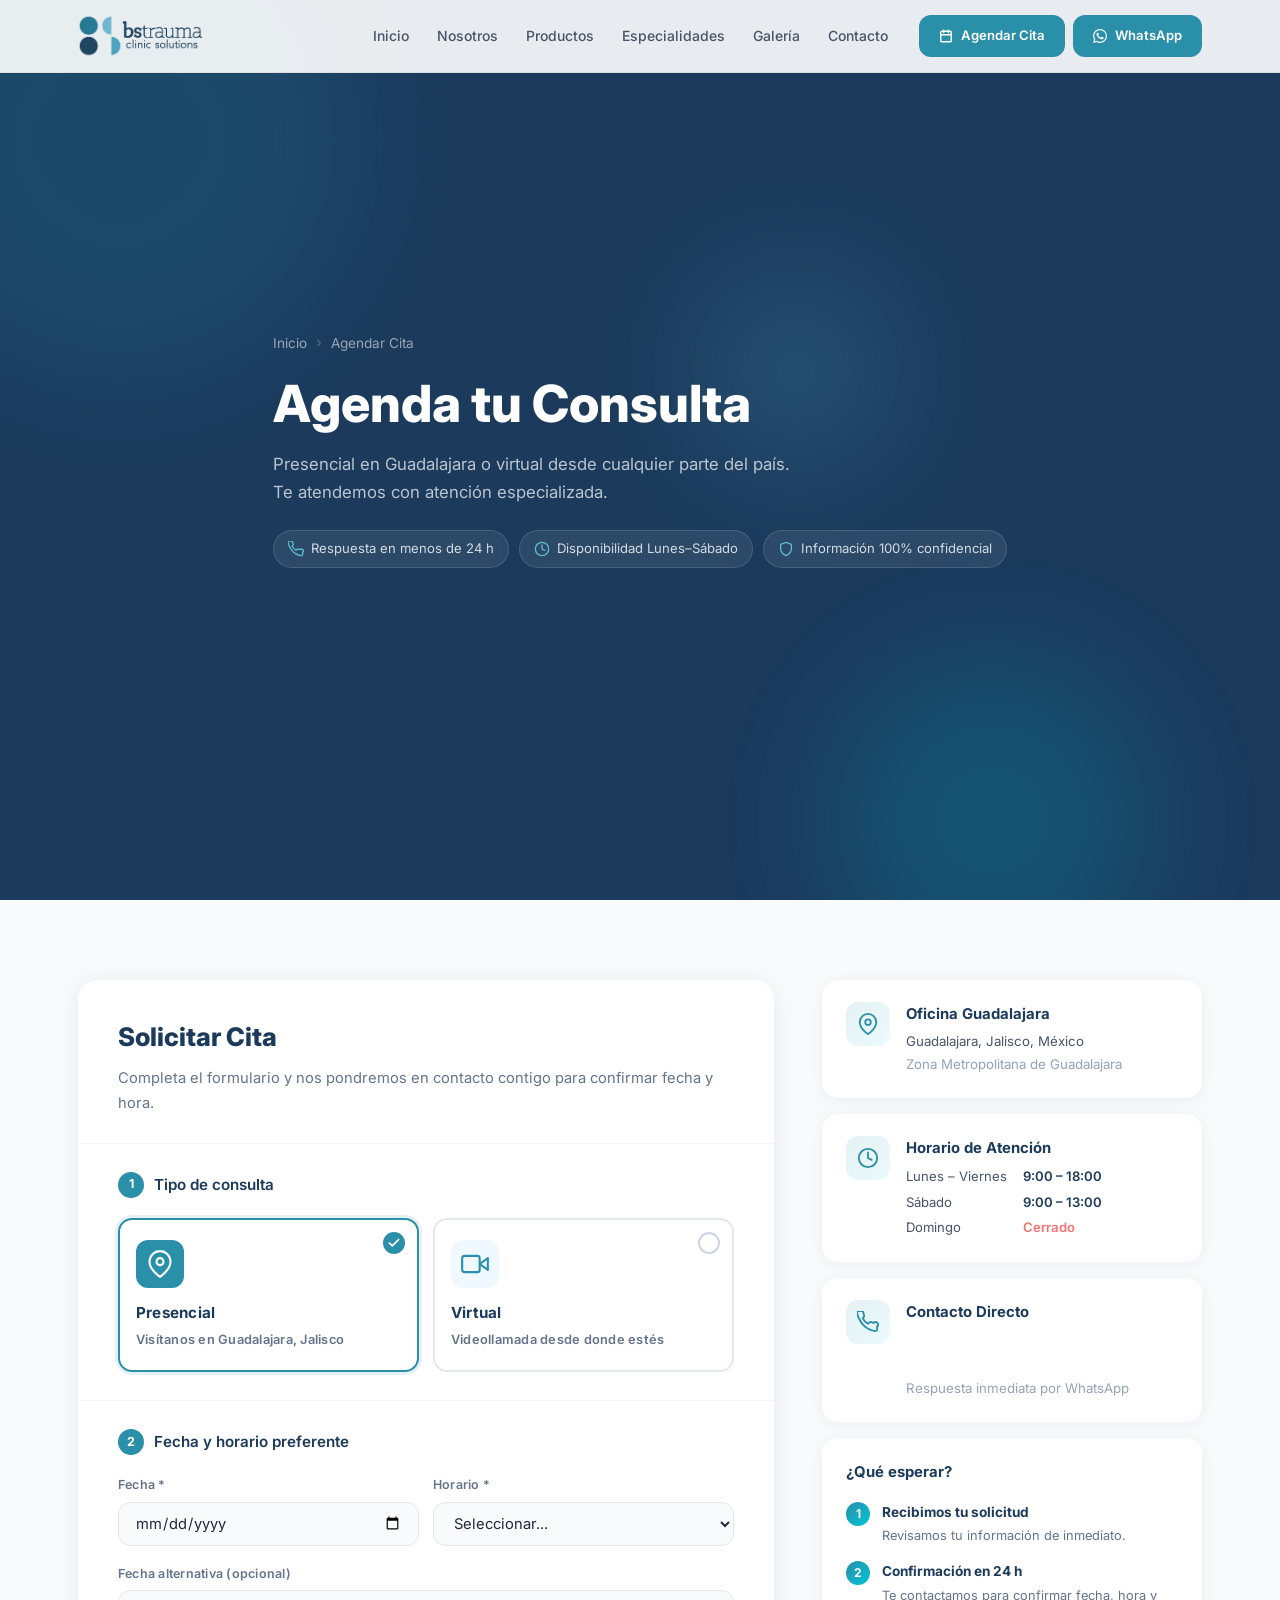
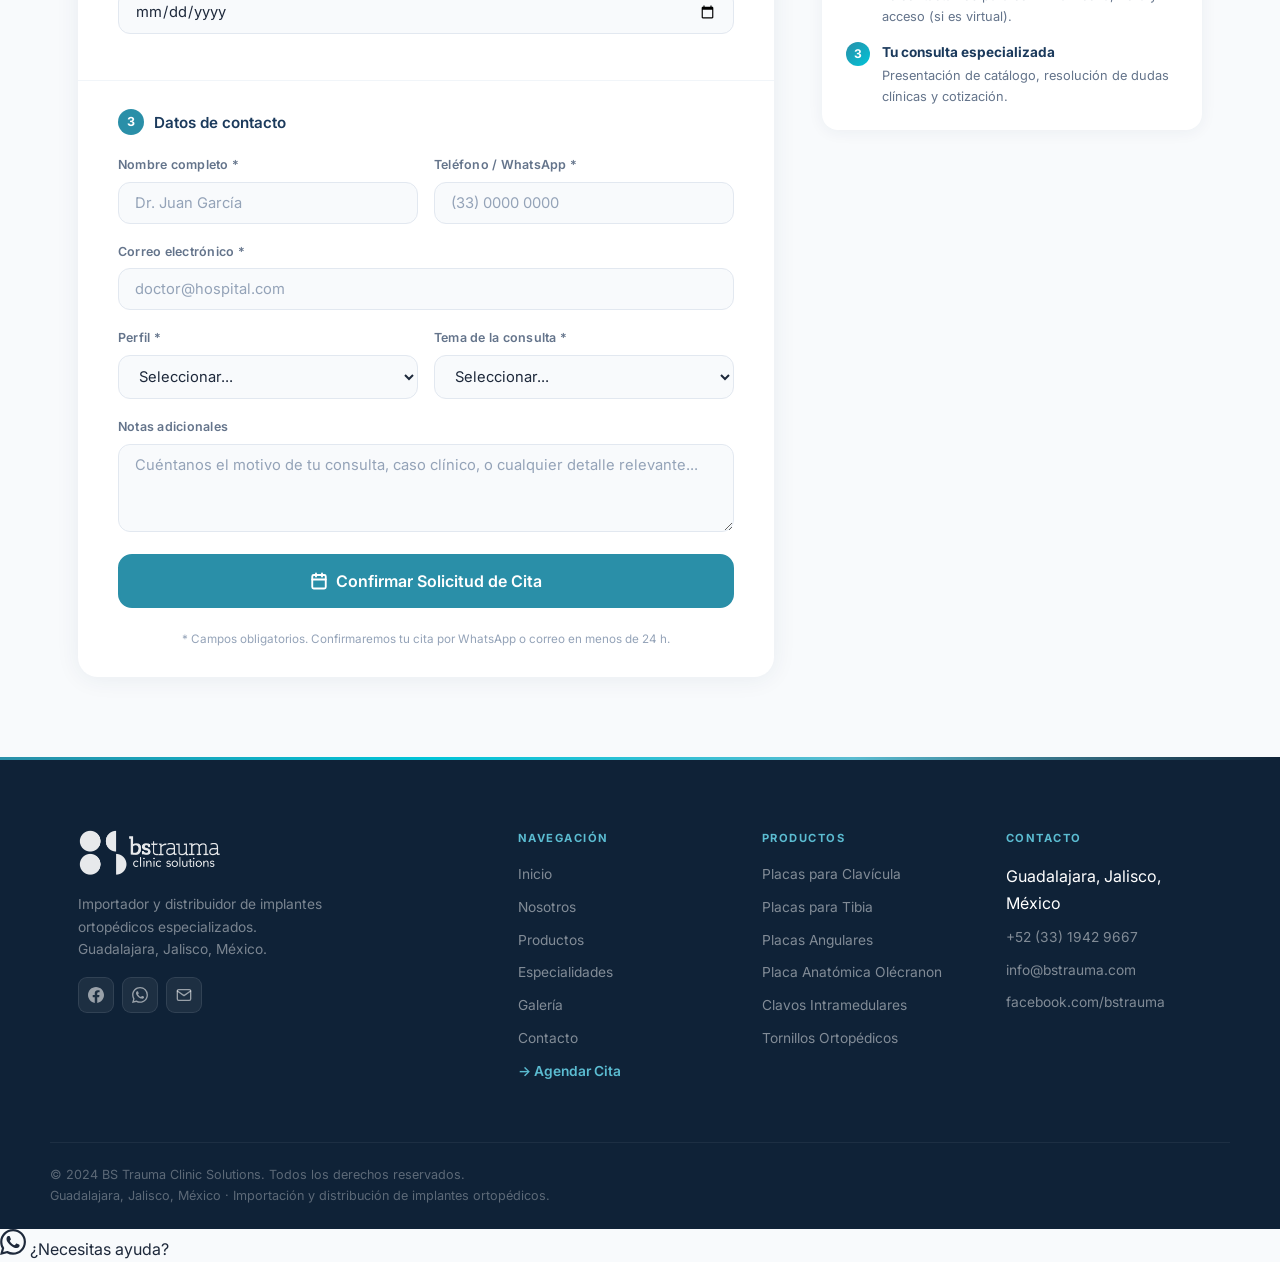
<file: cita.html>
<!DOCTYPE html>
<html lang="es">
<head>
  <meta charset="UTF-8" />
  <meta name="viewport" content="width=device-width, initial-scale=1.0" />
  <meta name="description" content="Agenda tu cita con BS Trauma Clinic Solutions – Consulta presencial o virtual con nuestros asesores especializados en implantes ortopédicos." />
  <title>Agendar Cita | BS Trauma Clinic Solutions</title>
  <link rel="stylesheet" href="css/styles.css" />
  <link rel="stylesheet" href="css/cita.css" />
  <link rel="preconnect" href="https://fonts.googleapis.com" />
  <link rel="preconnect" href="https://fonts.gstatic.com" crossorigin />
  <link href="https://fonts.googleapis.com/css2?family=Inter:ital,wght@0,300;0,400;0,500;0,600;0,700;0,800;0,900;1,400&family=DM+Sans:wght@400;500;600;700&display=swap" rel="stylesheet" />
</head>
<body class="cita-page">

  <!-- ===== NAVBAR ===== -->
  <header class="navbar" id="navbar">
    <div class="container navbar__inner">
      <a href="index.html" class="navbar__logo">
        <img src="images/logotipo_bstrauma.png" alt="BSTrauma Clinic Solutions" class="navbar__logo-img" />
      </a>

      <nav class="navbar__nav" id="nav-menu">
        <a href="index.html#inicio"         class="nav-link">Inicio</a>
        <a href="index.html#nosotros"       class="nav-link">Nosotros</a>
        <a href="index.html#productos"      class="nav-link">Productos</a>
        <a href="index.html#especialidades" class="nav-link">Especialidades</a>
        <a href="index.html#galeria"        class="nav-link">Galería</a>
        <a href="index.html#contacto"       class="nav-link">Contacto</a>
      </nav>

      <div class="navbar__actions">
        <a href="cita.html" class="btn btn--outline-navy btn--sm active-page">
          <svg width="14" height="14" viewBox="0 0 24 24" fill="none" stroke="currentColor" stroke-width="2.5" stroke-linecap="round" stroke-linejoin="round"><rect x="3" y="4" width="18" height="18" rx="2"/><line x1="16" y1="2" x2="16" y2="6"/><line x1="8" y1="2" x2="8" y2="6"/><line x1="3" y1="10" x2="21" y2="10"/></svg>
          Agendar Cita
        </a>
        <a href="https://wa.me/523319429667?text=Hola%2C%20me%20interesa%20agendar%20una%20cita." target="_blank" rel="noopener" class="btn btn--primary btn--sm navbar__cta">
          <svg width="14" height="14" viewBox="0 0 24 24" fill="currentColor"><path d="M17.472 14.382c-.297-.149-1.758-.867-2.03-.967-.273-.099-.471-.148-.67.15-.197.297-.767.966-.94 1.164-.173.199-.347.223-.644.075-.297-.15-1.255-.463-2.39-1.475-.883-.788-1.48-1.761-1.653-2.059-.173-.297-.018-.458.13-.606.134-.133.298-.347.446-.52.149-.174.198-.298.298-.497.099-.198.05-.371-.025-.52-.075-.149-.669-1.612-.916-2.207-.242-.579-.487-.5-.669-.51-.173-.008-.371-.01-.57-.01-.198 0-.52.074-.792.372-.272.297-1.04 1.016-1.04 2.479 0 1.462 1.065 2.875 1.213 3.074.149.198 2.096 3.2 5.077 4.487.709.306 1.262.489 1.694.625.712.227 1.36.195 1.871.118.571-.085 1.758-.719 2.006-1.413.248-.694.248-1.289.173-1.413-.074-.124-.272-.198-.57-.347m-5.421 7.403h-.004a9.87 9.87 0 01-5.031-1.378l-.361-.214-3.741.982.998-3.648-.235-.374a9.86 9.86 0 01-1.51-5.26c.001-5.45 4.436-9.884 9.888-9.884 2.64 0 5.122 1.03 6.988 2.898a9.825 9.825 0 012.893 6.994c-.003 5.45-4.437 9.884-9.885 9.884m8.413-18.297A11.815 11.815 0 0012.05 0C5.495 0 .16 5.335.157 11.892c0 2.096.547 4.142 1.588 5.945L.057 24l6.305-1.654a11.882 11.882 0 005.683 1.448h.005c6.554 0 11.89-5.335 11.893-11.893a11.821 11.821 0 00-3.48-8.413Z"/></svg>
          WhatsApp
        </a>
      </div>

      <button class="navbar__hamburger" id="hamburger" aria-label="Menú" aria-expanded="false">
        <span></span><span></span><span></span>
      </button>
    </div>
  </header>

  <!-- ===== PAGE HERO ===== -->
  <section class="cita-hero">
    <div class="cita-hero__bg">
      <div class="cita-hero__orb cita-hero__orb--1"></div>
      <div class="cita-hero__orb cita-hero__orb--2"></div>
      <div class="cita-hero__orb cita-hero__orb--3"></div>
    </div>
    <div class="container cita-hero__inner">
      <div class="cita-hero__breadcrumb">
        <a href="index.html">Inicio</a>
        <svg width="12" height="12" viewBox="0 0 24 24" fill="none" stroke="currentColor" stroke-width="2.5"><polyline points="9 18 15 12 9 6"/></svg>
        <span>Agendar Cita</span>
      </div>
      <h1 class="cita-hero__title hero-animate">
        Agenda tu <span class="text-gradient">Consulta</span>
      </h1>
      <p class="cita-hero__sub hero-animate hero-animate--delay">
        Presencial en Guadalajara o virtual desde cualquier parte del país.<br>
        Te atendemos con atención especializada.
      </p>
      <div class="cita-hero__badges hero-animate hero-animate--delay2">
        <div class="cita-badge">
          <svg width="16" height="16" viewBox="0 0 24 24" fill="none" stroke="currentColor" stroke-width="2" stroke-linecap="round" stroke-linejoin="round"><path d="M22 16.92v3a2 2 0 01-2.18 2 19.79 19.79 0 01-8.63-3.07A19.5 19.5 0 013.07 9.81a19.79 19.79 0 01-3.07-8.67A2 2 0 012 0h3a2 2 0 012 1.72c.127.96.361 1.903.7 2.81a2 2 0 01-.45 2.11L6.09 7.91a16 16 0 006 6l1.27-1.27a2 2 0 012.11-.45c.907.339 1.85.573 2.81.7A2 2 0 0122 16.92z"/></svg>
          Respuesta en menos de 24 h
        </div>
        <div class="cita-badge">
          <svg width="16" height="16" viewBox="0 0 24 24" fill="none" stroke="currentColor" stroke-width="2" stroke-linecap="round" stroke-linejoin="round"><circle cx="12" cy="12" r="10"/><polyline points="12 6 12 12 16 14"/></svg>
          Disponibilidad Lunes–Sábado
        </div>
        <div class="cita-badge">
          <svg width="16" height="16" viewBox="0 0 24 24" fill="none" stroke="currentColor" stroke-width="2" stroke-linecap="round" stroke-linejoin="round"><path d="M12 22s8-4 8-10V5l-8-3-8 3v7c0 6 8 10 8 10z"/></svg>
          Información 100% confidencial
        </div>
      </div>
    </div>
  </section>

  <!-- ===== BOOKING FORM ===== -->
  <section class="cita-section">
    <div class="container cita-layout">

      <!-- LEFT: FORM -->
      <div class="cita-form-wrap" data-anim="fade-right">
        <div class="cita-form-header">
          <h2>Solicitar Cita</h2>
          <p>Completa el formulario y nos pondremos en contacto contigo para confirmar fecha y hora.</p>
        </div>

        <!-- Step 1: Modality -->
        <div class="cita-step" id="step-1">
          <div class="step-label">
            <span class="step-number">1</span>
            <span>Tipo de consulta</span>
          </div>
          <div class="modality-grid">
            <label class="modality-card" for="mod-presencial">
              <input type="radio" id="mod-presencial" name="modality" value="presencial" checked />
              <div class="modality-card__inner">
                <div class="modality-card__icon">
                  <svg width="28" height="28" viewBox="0 0 24 24" fill="none" stroke="currentColor" stroke-width="1.8" stroke-linecap="round" stroke-linejoin="round"><path d="M21 10c0 7-9 13-9 13s-9-6-9-13a9 9 0 0118 0z"/><circle cx="12" cy="10" r="3"/></svg>
                </div>
                <strong>Presencial</strong>
                <span>Visítanos en Guadalajara, Jalisco</span>
              </div>
              <div class="modality-card__check">
                <svg width="14" height="14" viewBox="0 0 24 24" fill="none" stroke="currentColor" stroke-width="3" stroke-linecap="round" stroke-linejoin="round"><polyline points="20 6 9 17 4 12"/></svg>
              </div>
            </label>
            <label class="modality-card" for="mod-virtual">
              <input type="radio" id="mod-virtual" name="modality" value="virtual" />
              <div class="modality-card__inner">
                <div class="modality-card__icon">
                  <svg width="28" height="28" viewBox="0 0 24 24" fill="none" stroke="currentColor" stroke-width="1.8" stroke-linecap="round" stroke-linejoin="round"><polygon points="23 7 16 12 23 17 23 7"/><rect x="1" y="5" width="15" height="14" rx="2" ry="2"/></svg>
                </div>
                <strong>Virtual</strong>
                <span>Videollamada desde donde estés</span>
              </div>
              <div class="modality-card__check">
                <svg width="14" height="14" viewBox="0 0 24 24" fill="none" stroke="currentColor" stroke-width="3" stroke-linecap="round" stroke-linejoin="round"><polyline points="20 6 9 17 4 12"/></svg>
              </div>
            </label>
          </div>
        </div>

        <!-- Step 2: Date & Time -->
        <div class="cita-step" id="step-2">
          <div class="step-label">
            <span class="step-number">2</span>
            <span>Fecha y horario preferente</span>
          </div>
          <div class="form-row">
            <div class="form-group">
              <label for="cita-date">Fecha *</label>
              <input type="date" id="cita-date" name="date" required />
            </div>
            <div class="form-group">
              <label for="cita-time">Horario *</label>
              <select id="cita-time" name="time" required>
                <option value="">Seleccionar...</option>
                <optgroup label="Mañana">
                  <option>09:00 – 09:30</option>
                  <option>09:30 – 10:00</option>
                  <option>10:00 – 10:30</option>
                  <option>10:30 – 11:00</option>
                  <option>11:00 – 11:30</option>
                  <option>11:30 – 12:00</option>
                </optgroup>
                <optgroup label="Tarde">
                  <option>14:00 – 14:30</option>
                  <option>14:30 – 15:00</option>
                  <option>15:00 – 15:30</option>
                  <option>15:30 – 16:00</option>
                  <option>16:00 – 16:30</option>
                  <option>16:30 – 17:00</option>
                  <option>17:00 – 17:30</option>
                </optgroup>
              </select>
            </div>
          </div>
          <div class="form-group">
            <label for="alt-date">Fecha alternativa (opcional)</label>
            <input type="date" id="alt-date" name="alt_date" />
          </div>
        </div>

        <!-- Step 3: Personal Info -->
        <div class="cita-step" id="step-3">
          <div class="step-label">
            <span class="step-number">3</span>
            <span>Datos de contacto</span>
          </div>
          <form class="cita-form" id="citaForm" novalidate>
            <div class="form-row">
              <div class="form-group">
                <label for="cita-name">Nombre completo *</label>
                <input type="text" id="cita-name" name="name" placeholder="Dr. Juan García" required />
              </div>
              <div class="form-group">
                <label for="cita-phone">Teléfono / WhatsApp *</label>
                <input type="tel" id="cita-phone" name="phone" placeholder="(33) 0000 0000" required />
              </div>
            </div>
            <div class="form-group">
              <label for="cita-email">Correo electrónico *</label>
              <input type="email" id="cita-email" name="email" placeholder="doctor@hospital.com" required />
            </div>
            <div class="form-row">
              <div class="form-group">
                <label for="cita-role">Perfil *</label>
                <select id="cita-role" name="role" required>
                  <option value="">Seleccionar...</option>
                  <option>Cirujano Traumatólogo</option>
                  <option>Cirujano Ortopedista</option>
                  <option>Médico General</option>
                  <option>Hospital / Clínica</option>
                  <option>Distribuidor</option>
                  <option>Paciente</option>
                  <option>Otro</option>
                </select>
              </div>
              <div class="form-group">
                <label for="cita-topic">Tema de la consulta *</label>
                <select id="cita-topic" name="topic" required>
                  <option value="">Seleccionar...</option>
                  <option>Catálogo de productos</option>
                  <option>Placas para Clavícula</option>
                  <option>Placas para Tibia</option>
                  <option>Placa Anatómica Olécranon</option>
                  <option>Clavos Intramedulares</option>
                  <option>Tornillos Ortopédicos</option>
                  <option>Convenio institucional</option>
                  <option>Capacitación quirúrgica</option>
                  <option>Otro</option>
                </select>
              </div>
            </div>
            <div class="form-group">
              <label for="cita-notes">Notas adicionales</label>
              <textarea id="cita-notes" name="notes" rows="3" placeholder="Cuéntanos el motivo de tu consulta, caso clínico, o cualquier detalle relevante..."></textarea>
            </div>

            <!-- Platform selector (shown only for virtual) -->
            <div class="form-group virtual-only" id="platform-group" style="display:none;">
              <label>Plataforma preferida para videollamada</label>
              <div class="platform-options">
                <label class="platform-opt" for="plat-zoom">
                  <input type="radio" id="plat-zoom" name="platform" value="Zoom" />
                  <span>Zoom</span>
                </label>
                <label class="platform-opt" for="plat-meet">
                  <input type="radio" id="plat-meet" name="platform" value="Google Meet" />
                  <span>Google Meet</span>
                </label>
                <label class="platform-opt" for="plat-teams">
                  <input type="radio" id="plat-teams" name="platform" value="Microsoft Teams" />
                  <span>Teams</span>
                </label>
                <label class="platform-opt" for="plat-wa">
                  <input type="radio" id="plat-wa" name="platform" value="WhatsApp Video" />
                  <span>WhatsApp</span>
                </label>
              </div>
            </div>

            <div class="cita-form__footer">
              <button type="submit" class="btn btn--primary btn--full btn--lg" id="citaSubmitBtn">
                <svg width="18" height="18" viewBox="0 0 24 24" fill="none" stroke="currentColor" stroke-width="2.5" stroke-linecap="round" stroke-linejoin="round"><rect x="3" y="4" width="18" height="18" rx="2"/><line x1="16" y1="2" x2="16" y2="6"/><line x1="8" y1="2" x2="8" y2="6"/><line x1="3" y1="10" x2="21" y2="10"/></svg>
                Confirmar Solicitud de Cita
              </button>
              <p class="form-note">* Campos obligatorios. Confirmaremos tu cita por WhatsApp o correo en menos de 24 h.</p>
            </div>
          </form>
        </div>
      </div>

      <!-- RIGHT: INFO SIDEBAR -->
      <aside class="cita-sidebar" data-anim="fade-left">

        <!-- Office info card -->
        <div class="sidebar-card" data-anim="fade-left" data-delay="1">
          <div class="sidebar-card__icon">
            <svg width="22" height="22" viewBox="0 0 24 24" fill="none" stroke="currentColor" stroke-width="2" stroke-linecap="round" stroke-linejoin="round"><path d="M21 10c0 7-9 13-9 13s-9-6-9-13a9 9 0 0118 0z"/><circle cx="12" cy="10" r="3"/></svg>
          </div>
          <div>
            <h4>Oficina Guadalajara</h4>
            <p>Guadalajara, Jalisco, México</p>
            <p class="sidebar-card__note">Zona Metropolitana de Guadalajara</p>
          </div>
        </div>

        <!-- Hours card -->
        <div class="sidebar-card" data-anim="fade-left" data-delay="2">
          <div class="sidebar-card__icon">
            <svg width="22" height="22" viewBox="0 0 24 24" fill="none" stroke="currentColor" stroke-width="2" stroke-linecap="round" stroke-linejoin="round"><circle cx="12" cy="12" r="10"/><polyline points="12 6 12 12 16 14"/></svg>
          </div>
          <div>
            <h4>Horario de Atención</h4>
            <div class="hours-grid">
              <span>Lunes – Viernes</span><span>9:00 – 18:00</span>
              <span>Sábado</span><span>9:00 – 13:00</span>
              <span>Domingo</span><span class="closed">Cerrado</span>
            </div>
          </div>
        </div>

        <!-- Contact card -->
        <div class="sidebar-card" data-anim="fade-left" data-delay="3">
          <div class="sidebar-card__icon">
            <svg width="22" height="22" viewBox="0 0 24 24" fill="none" stroke="currentColor" stroke-width="2" stroke-linecap="round" stroke-linejoin="round"><path d="M22 16.92v3a2 2 0 01-2.18 2 19.79 19.79 0 01-8.63-3.07A19.5 19.5 0 013.07 9.81a19.79 19.79 0 01-3.07-8.67A2 2 0 012 0h3a2 2 0 012 1.72c.127.96.361 1.903.7 2.81a2 2 0 01-.45 2.11L6.09 7.91a16 16 0 006 6l1.27-1.27a2 2 0 012.11-.45c.907.339 1.85.573 2.81.7A2 2 0 0122 16.92z"/></svg>
          </div>
          <div>
            <h4>Contacto Directo</h4>
            <a href="https://wa.me/523319429667" target="_blank" rel="noopener" class="sidebar-wa-btn">
              <svg width="16" height="16" viewBox="0 0 24 24" fill="currentColor"><path d="M17.472 14.382c-.297-.149-1.758-.867-2.03-.967-.273-.099-.471-.148-.67.15-.197.297-.767.966-.94 1.164-.173.199-.347.223-.644.075-.297-.15-1.255-.463-2.39-1.475-.883-.788-1.48-1.761-1.653-2.059-.173-.297-.018-.458.13-.606.134-.133.298-.347.446-.52.149-.174.198-.298.298-.497.099-.198.05-.371-.025-.52-.075-.149-.669-1.612-.916-2.207-.242-.579-.487-.5-.669-.51-.173-.008-.371-.01-.57-.01-.198 0-.52.074-.792.372-.272.297-1.04 1.016-1.04 2.479 0 1.462 1.065 2.875 1.213 3.074.149.198 2.096 3.2 5.077 4.487.709.306 1.262.489 1.694.625.712.227 1.36.195 1.871.118.571-.085 1.758-.719 2.006-1.413.248-.694.248-1.289.173-1.413-.074-.124-.272-.198-.57-.347m-5.421 7.403h-.004a9.87 9.87 0 01-5.031-1.378l-.361-.214-3.741.982.998-3.648-.235-.374a9.86 9.86 0 01-1.51-5.26c.001-5.45 4.436-9.884 9.888-9.884 2.64 0 5.122 1.03 6.988 2.898a9.825 9.825 0 012.893 6.994c-.003 5.45-4.437 9.884-9.885 9.884m8.413-18.297A11.815 11.815 0 0012.05 0C5.495 0 .16 5.335.157 11.892c0 2.096.547 4.142 1.588 5.945L.057 24l6.305-1.654a11.882 11.882 0 005.683 1.448h.005c6.554 0 11.89-5.335 11.893-11.893a11.821 11.821 0 00-3.48-8.413Z"/></svg>
              Escribir al +52 (33) 1942 9667
            </a>
            <p class="sidebar-card__note">Respuesta inmediata por WhatsApp</p>
          </div>
        </div>

        <!-- What to expect -->
        <div class="sidebar-card sidebar-card--steps" data-anim="fade-left" data-delay="4">
          <h4>¿Qué esperar?</h4>
          <ol class="expect-list">
            <li>
              <span class="expect-num">1</span>
              <div>
                <strong>Recibimos tu solicitud</strong>
                <p>Revisamos tu información de inmediato.</p>
              </div>
            </li>
            <li>
              <span class="expect-num">2</span>
              <div>
                <strong>Confirmación en 24 h</strong>
                <p>Te contactamos para confirmar fecha, hora y acceso (si es virtual).</p>
              </div>
            </li>
            <li>
              <span class="expect-num">3</span>
              <div>
                <strong>Tu consulta especializada</strong>
                <p>Presentación de catálogo, resolución de dudas clínicas y cotización.</p>
              </div>
            </li>
          </ol>
        </div>

      </aside>
    </div>
  </section>

  <!-- ===== SUCCESS OVERLAY ===== -->
  <div class="cita-success" id="citaSuccess" aria-hidden="true">
    <div class="cita-success__box">
      <div class="cita-success__icon">
        <svg width="40" height="40" viewBox="0 0 24 24" fill="none" stroke="currentColor" stroke-width="2.5" stroke-linecap="round" stroke-linejoin="round"><path d="M22 11.08V12a10 10 0 11-5.93-9.14"/><polyline points="22 4 12 14.01 9 11.01"/></svg>
      </div>
      <h3>¡Solicitud Enviada!</h3>
      <p>Hemos recibido tu solicitud de cita. Te contactaremos en menos de 24 horas para confirmar todos los detalles.</p>
      <div class="cita-success__actions">
        <a href="index.html" class="btn btn--outline-navy">Volver al inicio</a>
        <a href="https://wa.me/523319429667?text=Hola%2C%20acabo%20de%20enviar%20una%20solicitud%20de%20cita." target="_blank" rel="noopener" class="btn btn--whatsapp">
          <svg width="16" height="16" viewBox="0 0 24 24" fill="currentColor"><path d="M17.472 14.382c-.297-.149-1.758-.867-2.03-.967-.273-.099-.471-.148-.67.15-.197.297-.767.966-.94 1.164-.173.199-.347.223-.644.075-.297-.15-1.255-.463-2.39-1.475-.883-.788-1.48-1.761-1.653-2.059-.173-.297-.018-.458.13-.606.134-.133.298-.347.446-.52.149-.174.198-.298.298-.497.099-.198.05-.371-.025-.52-.075-.149-.669-1.612-.916-2.207-.242-.579-.487-.5-.669-.51-.173-.008-.371-.01-.57-.01-.198 0-.52.074-.792.372-.272.297-1.04 1.016-1.04 2.479 0 1.462 1.065 2.875 1.213 3.074.149.198 2.096 3.2 5.077 4.487.709.306 1.262.489 1.694.625.712.227 1.36.195 1.871.118.571-.085 1.758-.719 2.006-1.413.248-.694.248-1.289.173-1.413-.074-.124-.272-.198-.57-.347m-5.421 7.403h-.004a9.87 9.87 0 01-5.031-1.378l-.361-.214-3.741.982.998-3.648-.235-.374a9.86 9.86 0 01-1.51-5.26c.001-5.45 4.436-9.884 9.888-9.884 2.64 0 5.122 1.03 6.988 2.898a9.825 9.825 0 012.893 6.994c-.003 5.45-4.437 9.884-9.885 9.884m8.413-18.297A11.815 11.815 0 0012.05 0C5.495 0 .16 5.335.157 11.892c0 2.096.547 4.142 1.588 5.945L.057 24l6.305-1.654a11.882 11.882 0 005.683 1.448h.005c6.554 0 11.89-5.335 11.893-11.893a11.821 11.821 0 00-3.48-8.413Z"/></svg>
          Confirmar por WhatsApp
        </a>
      </div>
    </div>
  </div>

  <!-- ===== FOOTER ===== -->
  <footer class="footer">
    <div class="footer__top-border"></div>
    <div class="container footer__grid">
      <div class="footer__brand">
        <div class="footer__logo">
          <img src="images/logotipo_bstrauma.png" alt="BSTrauma Clinic Solutions" class="footer__logo-img" />
        </div>
        <p>Importador y distribuidor de implantes ortopédicos especializados. Guadalajara, Jalisco, México.</p>
        <div class="footer__socials">
          <a href="https://www.facebook.com/bstrauma/" target="_blank" rel="noopener" class="footer__social-btn" aria-label="Facebook">
            <svg width="16" height="16" viewBox="0 0 24 24" fill="currentColor"><path d="M24 12.073c0-6.627-5.373-12-12-12s-12 5.373-12 12c0 5.99 4.388 10.954 10.125 11.854v-8.385H7.078v-3.47h3.047V9.43c0-3.007 1.792-4.669 4.533-4.669 1.312 0 2.686.235 2.686.235v2.953H15.83c-1.491 0-1.956.925-1.956 1.874v2.25h3.328l-.532 3.47h-2.796v8.385C19.612 23.027 24 18.062 24 12.073z"/></svg>
          </a>
          <a href="https://wa.me/523319429667" target="_blank" rel="noopener" class="footer__social-btn" aria-label="WhatsApp">
            <svg width="16" height="16" viewBox="0 0 24 24" fill="currentColor"><path d="M17.472 14.382c-.297-.149-1.758-.867-2.03-.967-.273-.099-.471-.148-.67.15-.197.297-.767.966-.94 1.164-.173.199-.347.223-.644.075-.297-.15-1.255-.463-2.39-1.475-.883-.788-1.48-1.761-1.653-2.059-.173-.297-.018-.458.13-.606.134-.133.298-.347.446-.52.149-.174.198-.298.298-.497.099-.198.05-.371-.025-.52-.075-.149-.669-1.612-.916-2.207-.242-.579-.487-.5-.669-.51-.173-.008-.371-.01-.57-.01-.198 0-.52.074-.792.372-.272.297-1.04 1.016-1.04 2.479 0 1.462 1.065 2.875 1.213 3.074.149.198 2.096 3.2 5.077 4.487.709.306 1.262.489 1.694.625.712.227 1.36.195 1.871.118.571-.085 1.758-.719 2.006-1.413.248-.694.248-1.289.173-1.413-.074-.124-.272-.198-.57-.347m-5.421 7.403h-.004a9.87 9.87 0 01-5.031-1.378l-.361-.214-3.741.982.998-3.648-.235-.374a9.86 9.86 0 01-1.51-5.26c.001-5.45 4.436-9.884 9.888-9.884 2.64 0 5.122 1.03 6.988 2.898a9.825 9.825 0 012.893 6.994c-.003 5.45-4.437 9.884-9.885 9.884m8.413-18.297A11.815 11.815 0 0012.05 0C5.495 0 .16 5.335.157 11.892c0 2.096.547 4.142 1.588 5.945L.057 24l6.305-1.654a11.882 11.882 0 005.683 1.448h.005c6.554 0 11.89-5.335 11.893-11.893a11.821 11.821 0 00-3.48-8.413Z"/></svg>
          </a>
          <a href="mailto:info@bstrauma.com" class="footer__social-btn" aria-label="Email">
            <svg width="16" height="16" viewBox="0 0 24 24" fill="none" stroke="currentColor" stroke-width="2" stroke-linecap="round" stroke-linejoin="round"><path d="M4 4h16c1.1 0 2 .9 2 2v12c0 1.1-.9 2-2 2H4c-1.1 0-2-.9-2-2V6c0-1.1.9-2 2-2z"/><polyline points="22,6 12,13 2,6"/></svg>
          </a>
        </div>
      </div>
      <div class="footer__col">
        <h5>Navegación</h5>
        <a href="index.html#inicio">Inicio</a>
        <a href="index.html#nosotros">Nosotros</a>
        <a href="index.html#productos">Productos</a>
        <a href="index.html#especialidades">Especialidades</a>
        <a href="index.html#galeria">Galería</a>
        <a href="index.html#contacto">Contacto</a>
        <a href="cita.html" class="footer__highlight-link">→ Agendar Cita</a>
      </div>
      <div class="footer__col">
        <h5>Productos</h5>
        <a href="index.html#productos">Placas para Clavícula</a>
        <a href="index.html#productos">Placas para Tibia</a>
        <a href="index.html#productos">Placas Angulares</a>
        <a href="index.html#productos">Placa Anatómica Olécranon</a>
        <a href="index.html#productos">Clavos Intramedulares</a>
        <a href="index.html#productos">Tornillos Ortopédicos</a>
      </div>
      <div class="footer__col">
        <h5>Contacto</h5>
        <p>Guadalajara, Jalisco, México</p>
        <a href="tel:+523319429667">+52 (33) 1942 9667</a>
        <a href="mailto:info@bstrauma.com">info@bstrauma.com</a>
        <a href="https://www.facebook.com/bstrauma/" target="_blank" rel="noopener">facebook.com/bstrauma</a>
      </div>
    </div>
    <div class="container footer__bottom">
      <p>© 2024 BS Trauma Clinic Solutions. Todos los derechos reservados.</p>
      <p>Guadalajara, Jalisco, México · Importación y distribución de implantes ortopédicos.</p>
    </div>
  </footer>

  <!-- ===== WHATSAPP FLOAT ===== -->
  <a href="https://wa.me/523319429667?text=Hola%2C%20me%20interesa%20agendar%20una%20cita." target="_blank" rel="noopener" class="whatsapp-float" aria-label="Contactar por WhatsApp">
    <svg width="26" height="26" viewBox="0 0 24 24" fill="currentColor"><path d="M17.472 14.382c-.297-.149-1.758-.867-2.03-.967-.273-.099-.471-.148-.67.15-.197.297-.767.966-.94 1.164-.173.199-.347.223-.644.075-.297-.15-1.255-.463-2.39-1.475-.883-.788-1.48-1.761-1.653-2.059-.173-.297-.018-.458.13-.606.134-.133.298-.347.446-.52.149-.174.198-.298.298-.497.099-.198.05-.371-.025-.52-.075-.149-.669-1.612-.916-2.207-.242-.579-.487-.5-.669-.51-.173-.008-.371-.01-.57-.01-.198 0-.52.074-.792.372-.272.297-1.04 1.016-1.04 2.479 0 1.462 1.065 2.875 1.213 3.074.149.198 2.096 3.2 5.077 4.487.709.306 1.262.489 1.694.625.712.227 1.36.195 1.871.118.571-.085 1.758-.719 2.006-1.413.248-.694.248-1.289.173-1.413-.074-.124-.272-.198-.57-.347m-5.421 7.403h-.004a9.87 9.87 0 01-5.031-1.378l-.361-.214-3.741.982.998-3.648-.235-.374a9.86 9.86 0 01-1.51-5.26c.001-5.45 4.436-9.884 9.888-9.884 2.64 0 5.122 1.03 6.988 2.898a9.825 9.825 0 012.893 6.994c-.003 5.45-4.437 9.884-9.885 9.884m8.413-18.297A11.815 11.815 0 0012.05 0C5.495 0 .16 5.335.157 11.892c0 2.096.547 4.142 1.588 5.945L.057 24l6.305-1.654a11.882 11.882 0 005.683 1.448h.005c6.554 0 11.89-5.335 11.893-11.893a11.821 11.821 0 00-3.48-8.413Z"/></svg>
    <span class="whatsapp-float__label">¿Necesitas ayuda?</span>
  </a>

  <script src="js/main.js"></script>
  <script src="js/cita.js"></script>
</body>
</html>
</file>
<file: css/styles.css>
/* ================================================================
   BSTrauma Clinic Solutions — styles.css v3
   Navy #1b3a5c | Teal #2a8fa8 | Accent #00c4d8
   ================================================================ */

/* ---- Reset ---- */
*, *::before, *::after { box-sizing: border-box; margin: 0; padding: 0; }

:root {
  --navy:       #1b3a5c;
  --navy-dark:  #0f2237;
  --navy-mid:   #1d3f62;
  --teal:       #2a8fa8;
  --teal-light: #5bbcd1;
  --teal-pale:  #e0f4f8;
  --teal-ultra: #f0fafb;
  --accent:     #00c4d8;
  --white:      #ffffff;
  --gray-50:    #f8fafc;
  --gray-100:   #f1f5f9;
  --gray-200:   #e2e8f0;
  --gray-400:   #94a3b8;
  --gray-500:   #64748b;
  --gray-600:   #475569;
  --gray-800:   #1e293b;
  --green-wa:   #25d366;
  --r:          12px;
  --r-lg:       20px;
  --r-xl:       28px;
  --sh-sm:      0 1px 4px rgba(0,0,0,.07);
  --sh-md:      0 4px 20px rgba(0,0,0,.10);
  --sh-lg:      0 12px 48px rgba(0,0,0,.14);
  --sh-xl:      0 24px 80px rgba(0,0,0,.18);
  --t:          .28s cubic-bezier(.4,0,.2,1);
  --font:       'Inter','DM Sans',system-ui,sans-serif;
}

html { scroll-behavior: smooth; }
body { font-family: var(--font); color: var(--gray-800); background: var(--white); line-height: 1.65; overflow-x: hidden; }
img  { max-width: 100%; display: block; object-fit: cover; }
a    { text-decoration: none; color: inherit; transition: color var(--t); }

/* ================================================================
   ANIMATION SYSTEM
   ================================================================ */
/* Entrada hero — se activa con JS en body load */
.hero-animate {
  opacity: 0;
  transform: translateY(40px);
  transition: opacity .9s cubic-bezier(.22,1,.36,1), transform .9s cubic-bezier(.22,1,.36,1);
}
.hero-animate--delay { transition-delay: .25s; }
.hero-animate.active { opacity: 1; transform: none; }

/* Scroll animations */
[data-anim] {
  opacity: 0;
  transition: opacity .7s cubic-bezier(.22,1,.36,1), transform .7s cubic-bezier(.22,1,.36,1);
}
[data-anim="fade-up"]    { transform: translateY(40px); }
[data-anim="fade-right"] { transform: translateX(-48px); }
[data-anim="fade-left"]  { transform: translateX(48px); }
[data-anim="zoom-in"]    { transform: scale(.93); }

[data-anim].visible { opacity: 1; transform: none; }

[data-delay="1"] { transition-delay: .08s; }
[data-delay="2"] { transition-delay: .16s; }
[data-delay="3"] { transition-delay: .24s; }
[data-delay="4"] { transition-delay: .32s; }
[data-delay="5"] { transition-delay: .40s; }
[data-delay="6"] { transition-delay: .48s; }

/* Section reveal line */
section {
    width: 100%;
    padding: 80px 0 !important;
    min-height: 100vh !important;
    display: flex !important;
    flex-direction: column !important;
    justify-content: center !important;
    align-items: center !important;
}

.section-reveal-line {
  height: 3px;
  background: linear-gradient(90deg, var(--teal) 0%, var(--accent) 50%, transparent 100%);
  transform-origin: left;
  transform: scaleX(0);
  transition: transform .8s cubic-bezier(.22,1,.36,1);
}
.section-reveal-line.visible { transform: scaleX(1); }

/* ================================================================
   UTILITIES
   ================================================================ */
.container { max-width: 1180px; margin: 0 auto; padding: 0 28px; }
.text-accent       { color: var(--teal); }
.text-light-accent { color: var(--teal-light); }

/* Section tags */
.section-tag {
  display: inline-flex; align-items: center; gap: 6px;
  font-size: .72rem; font-weight: 700; text-transform: uppercase; letter-spacing: .14em;
  color: var(--teal); background: var(--teal-pale);
  padding: 5px 14px; border-radius: 100px; margin-bottom: 14px;
}
.section-tag--light { color: var(--teal-light); background: rgba(91,188,209,.15); }

.section-title {
  font-size: clamp(1.75rem, 3vw, 2.5rem); font-weight: 800; line-height: 1.15;
  color: var(--navy); margin-bottom: 16px; letter-spacing: -.02em;
}
.section-title--light  { color: var(--white); }
.section-subtitle      { font-size: 1.05rem; color: var(--gray-500); max-width: 600px; margin: 0 auto; }
.section-subtitle--light { color: rgba(255,255,255,.65); }
.section-text          { font-size: .98rem; color: var(--gray-600); margin-bottom: 16px; line-height: 1.8; }
.section-header        { text-align: center; margin-bottom: 64px; }
.section-header--light { text-align: center; margin-bottom: 56px; }

/* ================================================================
   BUTTONS
   ================================================================ */
.btn {
  display: inline-flex; align-items: center; gap: 8px;
  font-family: var(--font); font-weight: 600; cursor: pointer;
  border: 2px solid transparent; border-radius: var(--r);
  transition: all var(--t); white-space: nowrap;
}
.btn--sm  { font-size: .82rem; padding: 8px 18px; }
.btn--lg  { font-size: 1rem;   padding: 15px 32px; border-radius: 14px; }
.btn--full{ width: 100%; justify-content: center; }

.btn--primary { background: var(--teal); color: var(--white); border-color: var(--teal); }
.btn--primary:hover { background: var(--navy); border-color: var(--navy); transform: translateY(-2px); box-shadow: 0 8px 24px rgba(42,143,168,.35); }

.btn--outline-navy { background: transparent; color: var(--navy); border-color: var(--navy); }
.btn--outline-navy:hover { background: var(--navy); color: var(--white); }

.btn--ghost-navy { background: transparent; color: var(--navy); border-color: transparent; }
.btn--ghost-navy:hover { color: var(--teal); }

.btn--white { background: var(--white); color: var(--navy); border-color: var(--white); }
.btn--white:hover { background: var(--teal-pale); border-color: var(--teal-pale); transform: translateY(-2px); }

.btn--outline-white { background: transparent; color: var(--white); border-color: rgba(255,255,255,.6); }
.btn--outline-white:hover { background: rgba(255,255,255,.12); border-color: var(--white); }

.btn--hero-primary { background: var(--teal); color: var(--white); box-shadow: 0 4px 20px rgba(42,143,168,.4); }
.btn--hero-primary:hover { background: var(--accent); transform: translateY(-2px); box-shadow: 0 8px 32px rgba(0,196,216,.45); }

.btn--hero-outline { background: rgba(255,255,255,.1); color: var(--white); border-color: rgba(255,255,255,.45); backdrop-filter: blur(6px); }
.btn--hero-outline:hover { background: rgba(255,255,255,.2); border-color: var(--white); }

.btn--whatsapp { background: var(--green-wa); color: var(--white); border-color: var(--green-wa); }
.btn--whatsapp:hover { background: #1ebe5d; transform: translateY(-2px); box-shadow: 0 8px 24px rgba(37,211,102,.35); }

/* ================================================================
   LOGO IMAGE
   ================================================================ */
.navbar__logo-img {
  height: 42px;
  width: auto;
  display: block;
  object-fit: contain;
}
.footer__logo-img {
  height: 48px;
  width: auto;
  display: block;
  object-fit: contain;
  filter: brightness(0) invert(1);
  opacity: .9;
}

/* ================================================================
   NAVBAR
   ================================================================ */
.navbar {
  position: fixed; top: 0; left: 0; right: 0; z-index: 1000;
  background: rgba(255,255,255,.9); backdrop-filter: blur(16px); -webkit-backdrop-filter: blur(16px);
  border-bottom: 1px solid rgba(0,0,0,.05);
  transition: box-shadow var(--t), background var(--t);
}
.navbar.scrolled { box-shadow: 0 2px 20px rgba(0,0,0,.09); background: rgba(255,255,255,.98); }

.navbar__inner { display: flex; align-items: center; gap: 6px; height: 72px; }
.navbar__logo  { display: flex; align-items: center; flex-shrink: 0; }
.navbar__nav   { display: flex; align-items: center; gap: 2px; margin-left: auto; }

.nav-link {
  font-size: .875rem; font-weight: 500; color: var(--gray-600);
  padding: 7px 13px; border-radius: 9px; transition: all var(--t);
}
.nav-link:hover, .nav-link.active { color: var(--teal); background: var(--teal-pale); }

.navbar__actions { display: flex; align-items: center; gap: 8px; margin-left: 12px; flex-shrink: 0; }

.navbar__hamburger {
  display: none; flex-direction: column; gap: 5px;
  background: none; border: none; cursor: pointer; padding: 6px; margin-left: auto;
}
.navbar__hamburger span { display: block; width: 24px; height: 2px; background: var(--navy); border-radius: 2px; transition: all var(--t); }
.navbar__hamburger.open span:nth-child(1) { transform: translateY(7px) rotate(45deg); }
.navbar__hamburger.open span:nth-child(2) { opacity: 0; }
.navbar__hamburger.open span:nth-child(3) { transform: translateY(-7px) rotate(-45deg); }

/* ================================================================
   HERO
   ================================================================ */
.hero {
  position: relative; min-height: 100vh;
  display: flex; align-items: center;
  padding-top: 72px; overflow: hidden;
  background: var(--navy-dark);
}

.hero__bg-css { position: absolute; inset: 0; overflow: hidden; pointer-events: none; }

.hero__geo { position: absolute; border-radius: 50%; }
.hero__geo--1 {
  width: 720px; height: 720px;
  background: radial-gradient(circle, rgba(42,143,168,.32) 0%, transparent 70%);
  top: -200px; right: -180px;
  animation: geoFloat1 12s ease-in-out infinite;
}
.hero__geo--2 {
  width: 500px; height: 500px;
  background: radial-gradient(circle, rgba(91,188,209,.16) 0%, transparent 70%);
  bottom: -160px; left: -130px;
  animation: geoFloat2 15s ease-in-out infinite;
}
.hero__geo--3 {
  width: 320px; height: 320px;
  background: radial-gradient(circle, rgba(0,196,216,.18) 0%, transparent 65%);
  top: 80px; left: 36%;
  animation: geoFloat1 10s ease-in-out infinite reverse;
}
.hero__geo--4 {
  width: 900px; height: 900px;
  background: radial-gradient(circle at 30% 40%, rgba(27,58,92,.55) 0%, transparent 60%);
  bottom: -350px; right: -220px;
}

@keyframes geoFloat1 { 0%,100% { transform: translate(0,0); } 50% { transform: translate(-20px,20px); } }
@keyframes geoFloat2 { 0%,100% { transform: translate(0,0); } 50% { transform: translate(20px,-20px); } }

.hero__grid-lines {
  position: absolute; inset: 0;
  background-image:
    linear-gradient(rgba(91,188,209,.035) 1px, transparent 1px),
    linear-gradient(90deg, rgba(91,188,209,.035) 1px, transparent 1px);
  background-size: 64px 64px;
}

/* Partículas flotantes */
.hero__particle {
  position: absolute; border-radius: 50%;
  background: rgba(91,188,209,.25);
  animation: particleFloat 8s ease-in-out infinite;
}
.hero__particle--1 { width: 6px;  height: 6px;  top: 20%;  left: 15%;  animation-delay: 0s; }
.hero__particle--2 { width: 10px; height: 10px; top: 60%;  left: 8%;   animation-delay: 2s; }
.hero__particle--3 { width: 8px;  height: 8px;  top: 35%;  right: 12%; animation-delay: 4s; }
.hero__particle--4 { width: 5px;  height: 5px;  bottom: 25%; right: 25%; animation-delay: 1s; }
@keyframes particleFloat { 0%,100% { transform: translateY(0); opacity: .6; } 50% { transform: translateY(-18px); opacity: 1; } }

.hero__inner {
  position: relative; z-index: 2;
  display: grid; grid-template-columns: 1fr 1fr;
  gap: 64px; align-items: center;
  padding-top: 60px; padding-bottom: 80px;
}
.hero__content { max-width: 560px; }

.hero__badge {
  display: inline-flex; align-items: center; gap: 8px;
  font-size: .72rem; font-weight: 700; text-transform: uppercase; letter-spacing: .12em;
  color: var(--teal-light); background: rgba(91,188,209,.1); border: 1px solid rgba(91,188,209,.25);
  padding: 6px 16px; border-radius: 100px; margin-bottom: 28px;
}
.badge-pulse {
  width: 7px; height: 7px; border-radius: 50%; background: var(--teal-light);
  animation: pulse 2.4s infinite;
}
@keyframes pulse { 0%,100% { opacity:1; transform:scale(1); } 50% { opacity:.3; transform:scale(1.5); } }

.hero__title {
  font-size: clamp(2rem, 3.8vw, 3.4rem); font-weight: 900;
  color: var(--white); line-height: 1.1; margin-bottom: 20px; letter-spacing: -.025em;
}
.hero__title-accent {
  display: block;
  background: linear-gradient(90deg, var(--teal-light) 0%, var(--accent) 100%);
  -webkit-background-clip: text; -webkit-text-fill-color: transparent; background-clip: text;
}
.hero__title-sub {
  display: block; font-size: clamp(1rem, 1.9vw, 1.5rem); font-weight: 500;
  color: rgba(255,255,255,.6); letter-spacing: -.01em; margin-top: 4px;
}
.hero__subtitle { font-size: 1.05rem; color: rgba(255,255,255,.7); margin-bottom: 40px; line-height: 1.8; }
.hero__actions  { display: flex; gap: 14px; flex-wrap: wrap; margin-bottom: 52px; }

.hero__trust { display: flex; align-items: center; gap: 20px; }
.trust-item  { display: flex; flex-direction: column; }
.trust-item strong { font-size: .95rem; color: var(--white); font-weight: 800; }
.trust-item span   { font-size: .7rem; color: rgba(255,255,255,.48); }
.trust-sep { width: 1px; height: 32px; background: rgba(255,255,255,.16); }

/* Hero visual */
.hero__visual { position: relative; height: 520px; }
.hero__visual-stack { position: relative; width: 100%; height: 100%; }

.hero__vcard {
  position: absolute; overflow: hidden; border-radius: var(--r-lg);
  box-shadow: var(--sh-xl); border: 2px solid rgba(255,255,255,.07);
  transition: transform var(--t);
}
.hero__vcard img { width: 100%; height: 100%; }

.hero__vcard--main {
  inset: 0 0 100px 0; border-radius: var(--r-xl);
  box-shadow: 0 32px 80px rgba(0,0,0,.45);
  animation: heroCardFloat 6s ease-in-out infinite;
}
@keyframes heroCardFloat { 0%,100% { transform: translateY(0); } 50% { transform: translateY(-8px); } }

.hero__vcard--sm   { width: 46%; }
.hero__vcard--top  { bottom: 0; right: 0;  height: 90px; background: var(--navy); }
.hero__vcard--bottom { bottom: 0; left: 0; height: 90px; }

.hero__vcard-label {
  position: absolute; bottom: 0; left: 0; right: 0;
  padding: 28px 18px 14px;
  background: linear-gradient(transparent, rgba(11,28,48,.85));
  color: var(--white); font-size: .8rem; font-weight: 600;
  display: flex; align-items: center; gap: 8px;
}
.vcard-dot {
  width: 8px; height: 8px; border-radius: 50%;
  background: var(--teal-light); flex-shrink: 0;
  box-shadow: 0 0 0 3px rgba(91,188,209,.25);
}

.hero__float-badge {
  position: absolute; top: 24px; right: -20px;
  background: var(--white); border-radius: var(--r);
  padding: 14px 18px; display: flex; align-items: center; gap: 12px;
  box-shadow: var(--sh-lg); z-index: 10;
  animation: heroCardFloat 6s ease-in-out infinite .5s;
}
.float-badge__icon {
  width: 36px; height: 36px; border-radius: 10px;
  background: linear-gradient(135deg, var(--teal), var(--accent));
  color: var(--white); display: flex; align-items: center; justify-content: center; flex-shrink: 0;
}
.hero__float-badge div  { display: flex; flex-direction: column; gap: 2px; }
.hero__float-badge strong { font-size: .85rem; color: var(--navy); font-weight: 700; }
.hero__float-badge span   { font-size: .7rem; color: var(--gray-400); }

.hero__scroll {
  position: absolute; bottom: 32px; left: 50%; transform: translateX(-50%); z-index: 2; cursor: pointer;
  animation: heroCardFloat 2s ease-in-out infinite;
}
.hero__scroll span {
  display: block; width: 22px; height: 36px;
  border: 2px solid rgba(255,255,255,.3); border-radius: 11px; position: relative;
}
.hero__scroll span::after {
  content: ''; position: absolute; top: 6px; left: 50%; transform: translateX(-50%);
  width: 4px; height: 8px; background: rgba(255,255,255,.6); border-radius: 2px;
  animation: scrollDot 1.8s infinite;
}
@keyframes scrollDot { 0%,100% { opacity:1; top:6px; } 60% { opacity:0; top:18px; } }

/* ================================================================
   STATS BAR
   ================================================================ */
.statsbar { background: linear-gradient(90deg, var(--navy-dark) 0%, var(--navy) 100%); }
.statsbar__grid  { display: flex; align-items: stretch; }
.statsbar__item  {
  flex: 1; display: flex; flex-direction: column; align-items: center; justify-content: center;
  padding: 30px 20px; text-align: center; position: relative;
}
.statsbar__item::after {
  content: ''; position: absolute; inset: 20% 0;
  border-right: 1px solid rgba(255,255,255,.08);
}
.statsbar__item:last-child::after { display: none; }

.statsbar__num {
  font-size: 2.5rem; font-weight: 900; color: var(--white); line-height: 1; margin-bottom: 6px;
  font-variant-numeric: tabular-nums;
}
.statsbar__num em { font-style: normal; color: var(--teal-light); }
.statsbar__label  { font-size: .78rem; color: rgba(255,255,255,.52); font-weight: 500; }
.statsbar__divider { display: none; }

/* ================================================================
   ABOUT
   ================================================================ */
.about { padding: 120px 0; background: var(--white); position: relative; overflow: hidden; }
.about__accent-line {
  position: absolute; top: 0; left: 0; right: 0; height: 4px;
  background: linear-gradient(90deg, var(--teal), var(--accent), transparent);
}
.about__inner { display: grid; grid-template-columns: 1fr 1fr; gap: 80px; align-items: center; }

.about__media { position: relative; padding: 30px 30px 60px 0; }
.about__img-main {
  border-radius: var(--r-xl); overflow: hidden; box-shadow: var(--sh-xl); aspect-ratio: 4/3;
  position: relative;
}
.about__img-main img { width: 100%; height: 100%; }
.about__img-shimmer {
  position: absolute; inset: 0; border-radius: var(--r-xl);
  background: linear-gradient(135deg, rgba(91,188,209,.05) 0%, transparent 60%);
  pointer-events: none;
}

.about__img-secondary {
  position: absolute; bottom: 30px; right: 0;
  width: 50%; border-radius: var(--r-lg); overflow: hidden;
  box-shadow: var(--sh-lg); border: 4px solid var(--white); aspect-ratio: 4/3;
}
.about__img-secondary img { width: 100%; height: 100%; }

.about__quote-chip {
  position: absolute; top: 0; left: -20px;
  background: linear-gradient(135deg, var(--navy) 0%, var(--navy-mid) 100%);
  border-radius: var(--r-lg); padding: 20px 22px; max-width: 240px; box-shadow: var(--sh-lg);
}
.chip-icon { font-size: 1.5rem; display: block; margin-bottom: 8px; color: var(--teal-light); }
.about__quote-chip p      { font-size: .8rem; color: rgba(255,255,255,.78); line-height: 1.6; }
.about__quote-chip strong { color: var(--teal-light); }

.about__badge-count {
  position: absolute; bottom: 40px; left: -16px;
  background: var(--teal); border-radius: var(--r); padding: 14px 20px;
  display: flex; align-items: center; gap: 10px; box-shadow: var(--sh-md);
}
.about__badge-count strong { font-size: 1.6rem; font-weight: 900; color: var(--white); line-height: 1; }
.about__badge-count span   { font-size: .75rem; color: rgba(255,255,255,.85); line-height: 1.3; }

.about__features { list-style: none; margin: 24px 0 28px; display: flex; flex-direction: column; gap: 12px; }
.about__features li { display: flex; align-items: center; gap: 12px; font-size: .95rem; color: var(--gray-600); }
.feat-check {
  width: 24px; height: 24px; border-radius: 50%;
  background: var(--teal-pale); color: var(--teal);
  display: flex; align-items: center; justify-content: center;
  font-size: .72rem; font-weight: 700; flex-shrink: 0;
}
.about__ctas { display: flex; gap: 14px; flex-wrap: wrap; margin-bottom: 28px; align-items: center; }
.about__location { margin-top: 4px; }
.about__map { width: 100%; border-radius: var(--r-lg); box-shadow: var(--sh-md); border: 1px solid var(--gray-200); }

/* ================================================================
   SPECIALTIES
   ================================================================ */
.specialties { padding: 120px 0; background: var(--gray-50); position: relative; overflow: hidden; }
.specialties__bg-dot {
  position: absolute; width: 600px; height: 600px; border-radius: 50%;
  background: radial-gradient(circle, rgba(42,143,168,.06) 0%, transparent 70%);
  top: -200px; right: -200px; pointer-events: none;
}

.specialties__infowrap {
  border-radius: var(--r-xl); overflow: hidden; box-shadow: var(--sh-lg); margin-bottom: 56px;
}
.specialties__infowrap img { width: 100%; }

.specialties__cards { display: grid; grid-template-columns: repeat(3,1fr); gap: 24px; }

.spec-card {
  background: var(--white); border-radius: var(--r-xl); overflow: hidden;
  border: 1px solid var(--gray-200); box-shadow: var(--sh-sm);
  transition: all var(--t); position: relative;
}
.spec-card::before {
  content: ''; position: absolute; top: 0; left: 0; right: 0; height: 3px;
  background: linear-gradient(90deg, var(--teal), var(--teal-light));
  transform: scaleX(0); transform-origin: left; transition: transform var(--t);
}
.spec-card:hover { transform: translateY(-8px); box-shadow: var(--sh-lg); border-color: var(--teal-light); }
.spec-card:hover::before { transform: scaleX(1); }
.spec-card--featured { border-color: var(--teal-light); box-shadow: 0 0 0 2px rgba(91,188,209,.2), var(--sh-md); }
.spec-card--featured::before { transform: scaleX(1); background: linear-gradient(90deg, var(--teal), var(--accent)); }

.spec-card__top { display: flex; align-items: center; gap: 12px; padding: 24px 24px 16px; }
.spec-card__icon-wrap {
  width: 52px; height: 52px; border-radius: 14px; flex-shrink: 0;
  display: flex; align-items: center; justify-content: center; color: var(--white);
}
.spec-card__icon-wrap--trauma { background: linear-gradient(135deg, var(--teal), #1e7a96); }
.spec-card__icon-wrap--osteo  { background: linear-gradient(135deg, var(--accent), var(--teal)); }
.spec-card__icon-wrap--fractura{ background: linear-gradient(135deg, var(--navy), var(--navy-mid)); }
.spec-card__top h3 { font-size: 1.15rem; font-weight: 700; color: var(--navy); }

.spec-card__img { overflow: hidden; aspect-ratio: 16/9; }
.spec-card__img img { width: 100%; height: 100%; transition: transform .5s ease; }
.spec-card:hover .spec-card__img img { transform: scale(1.05); }

.spec-card > p { padding: 16px 24px 24px; font-size: .9rem; color: var(--gray-600); line-height: 1.7; }

/* ================================================================
   PRODUCTS
   ================================================================ */
.products { padding: 120px 0; background: var(--white); }
.products__grid { display: grid; grid-template-columns: repeat(3,1fr); gap: 20px; }

.prod-card {
  background: var(--white); border: 1px solid var(--gray-200);
  border-radius: var(--r-lg); overflow: hidden;
  transition: all var(--t); box-shadow: var(--sh-sm);
}
.prod-card:hover { transform: translateY(-5px); box-shadow: var(--sh-lg); border-color: var(--teal-light); }

.prod-card__img { position: relative; aspect-ratio: 4/3; overflow: hidden; background: var(--gray-50); }
.prod-card__img img { width: 100%; height: 100%; transition: transform .5s ease; }
.prod-card:hover .prod-card__img img { transform: scale(1.06); }

.prod-card__badge {
  position: absolute; top: 10px; left: 10px;
  font-size: .67rem; font-weight: 700; text-transform: uppercase; letter-spacing: .08em;
  background: rgba(27,58,92,.88); color: var(--white); backdrop-filter: blur(4px);
  padding: 4px 10px; border-radius: 6px;
}
.prod-card__body { padding: 18px 20px 20px; }
.prod-card__body h4 { font-size: .95rem; font-weight: 700; color: var(--navy); margin-bottom: 7px; }
.prod-card__body p  { font-size: .83rem; color: var(--gray-500); margin-bottom: 13px; line-height: 1.6; }
.prod-card__link    { font-size: .83rem; font-weight: 600; color: var(--teal); display: inline-flex; align-items: center; gap: 4px; transition: all var(--t); }
.prod-card__link:hover { color: var(--navy); gap: 8px; }

.prod-card--cta {
  background: linear-gradient(140deg, var(--navy-dark) 0%, var(--navy-mid) 55%, var(--teal) 100%);
  border-color: transparent; display: flex; align-items: center; justify-content: center; min-height: 280px;
}
.prod-card--cta:hover { transform: translateY(-5px); box-shadow: var(--sh-xl); }
.prod-card__cta-inner { text-align: center; padding: 32px 24px; display: flex; flex-direction: column; align-items: center; gap: 10px; }
.prod-cta-icon { color: var(--teal-light); margin-bottom: 4px; }
.prod-card__cta-inner h4 { font-size: 1.05rem; font-weight: 700; color: var(--white); }
.prod-card__cta-inner p  { font-size: .83rem; color: rgba(255,255,255,.72); line-height: 1.6; margin-bottom: 6px; }

/* ================================================================
   WHY US
   ================================================================ */
.why-us { position: relative; padding: 120px 0; overflow: hidden; }
.why-us__bg { position: absolute; inset: 0; }
.why-us__bg-img { width: 100%; height: 100%; object-fit: cover; }
.why-us__overlay {
  position: absolute; inset: 0;
  background: linear-gradient(120deg, rgba(11,28,48,.94) 0%, rgba(27,58,92,.9) 60%, rgba(42,143,168,.78) 100%);
}
.why-us__inner { position: relative; z-index: 2; }

.why-grid { display: grid; grid-template-columns: repeat(3,1fr); gap: 20px; }

.why-card {
  background: rgba(255,255,255,.05); border: 1px solid rgba(255,255,255,.09);
  border-radius: var(--r-lg); padding: 30px 24px;
  backdrop-filter: blur(8px); transition: all var(--t); position: relative; overflow: hidden;
}
.why-card::after {
  content: ''; position: absolute; inset: 0;
  background: linear-gradient(135deg, rgba(91,188,209,.06) 0%, transparent 60%);
  opacity: 0; transition: opacity var(--t);
}
.why-card:hover { background: rgba(255,255,255,.1); transform: translateY(-5px); border-color: rgba(91,188,209,.3); }
.why-card:hover::after { opacity: 1; }

.why-card__icon-wrap {
  width: 48px; height: 48px; border-radius: 13px; margin-bottom: 16px;
  background: rgba(42,143,168,.2); border: 1px solid rgba(91,188,209,.2);
  display: flex; align-items: center; justify-content: center; color: var(--teal-light);
  transition: all var(--t);
}
.why-card:hover .why-card__icon-wrap { background: rgba(42,143,168,.35); transform: scale(1.05); }
.why-card h4 { font-size: 1rem; font-weight: 700; color: var(--white); margin-bottom: 10px; }
.why-card p  { font-size: .855rem; color: rgba(255,255,255,.6); line-height: 1.7; }

/* ================================================================
   GALLERY
   ================================================================ */
.gallery { padding: 120px 0; background: var(--gray-50); }

.gallery__row { display: flex; gap: 14px; margin-bottom: 14px; }
.gallery__row:last-child { margin-bottom: 0; }
.gallery__row--1 { height: 420px; }
.gallery__row--2 { height: 300px; }

.gallery__item--feature { flex: 1.65; }
.gallery__col { flex: 1; display: flex; flex-direction: column; gap: 14px; }
.gallery__item--half  { flex: 1; }
.gallery__item--med   { flex: 1; }
.gallery__item--wide2 { flex: 1.85; }

.gallery__item--feature,
.gallery__item--half,
.gallery__item--med,
.gallery__item--wide2 {
  position: relative; overflow: hidden; border-radius: var(--r-lg); cursor: pointer;
}
.gallery__item--feature img,
.gallery__item--half img,
.gallery__item--med img,
.gallery__item--wide2 img { width: 100%; height: 100%; transition: transform .55s cubic-bezier(.25,.46,.45,.94); }

.gallery__item--feature:hover img,
.gallery__item--half:hover img,
.gallery__item--med:hover img,
.gallery__item--wide2:hover img { transform: scale(1.07); }

.gallery__overlay {
  position: absolute; inset: 0;
  background: linear-gradient(180deg, transparent 35%, rgba(11,28,48,.82) 100%);
  display: flex; flex-direction: column; justify-content: flex-end;
  padding: 22px 18px; opacity: 0; transition: opacity .35s ease;
}
.gallery__item--feature .gallery__overlay { opacity: 1; }
.gallery__item--half:hover .gallery__overlay,
.gallery__item--med:hover .gallery__overlay,
.gallery__item--wide2:hover .gallery__overlay { opacity: 1; }

.gallery__tag {
  display: inline-block; font-size: .65rem; font-weight: 700;
  text-transform: uppercase; letter-spacing: .1em;
  background: var(--teal); color: var(--white);
  padding: 3px 9px; border-radius: 5px; margin-bottom: 7px; width: fit-content;
}
.gallery__overlay p { font-size: .85rem; font-weight: 500; color: var(--white); line-height: 1.4; margin: 0; }

/* ================================================================
   CTA BANNER
   ================================================================ */
.cta-banner {
  position: relative; padding: 80px 0; overflow: hidden;
  background: linear-gradient(135deg, var(--navy-dark) 0%, var(--navy-mid) 50%, var(--teal) 100%);
}
.cta-banner__bg { position: absolute; inset: 0; pointer-events: none; }
.cta-banner__geo {
  position: absolute; border-radius: 50%;
  background: rgba(255,255,255,.04);
}
.cta-banner__geo--1 { width: 500px; height: 500px; top: -200px; right: -100px; }
.cta-banner__geo--2 { width: 300px; height: 300px; bottom: -150px; left: -80px; }

.cta-banner__inner {
  position: relative; z-index: 2;
  display: flex; align-items: center; justify-content: space-between;
  gap: 48px;
}
.cta-banner__text { flex: 1; }
.cta-banner__eyebrow {
  display: block; font-size: .75rem; font-weight: 700; text-transform: uppercase;
  letter-spacing: .14em; color: var(--teal-light); margin-bottom: 14px;
}
.cta-banner__text h2 {
  font-size: clamp(1.5rem, 2.5vw, 2.2rem); font-weight: 700;
  color: var(--white); line-height: 1.2; margin-bottom: 12px;
}
.cta-banner__text h2 strong { font-weight: 900; color: var(--teal-light); }
.cta-banner__text p { font-size: .97rem; color: rgba(255,255,255,.68); line-height: 1.7; }
.cta-banner__actions { display: flex; gap: 14px; flex-shrink: 0; flex-wrap: wrap; }

/* ================================================================
   CONTACT
   ================================================================ */
.contact { padding: 120px 0; background: var(--white); }
.contact__inner { display: grid; grid-template-columns: 1fr 1fr; gap: 80px; align-items: start; }

.contact__cards { display: grid; grid-template-columns: 1fr 1fr; gap: 12px; margin: 28px 0 32px; }
.contact-card {
  display: flex; align-items: flex-start; gap: 12px;
  background: var(--gray-50); border: 1px solid var(--gray-200);
  border-radius: var(--r); padding: 16px;
  transition: all var(--t); cursor: pointer; text-decoration: none;
}
.contact-card:hover { border-color: var(--teal); background: var(--teal-ultra); transform: translateY(-3px); box-shadow: var(--sh-sm); }
.contact-card__icon {
  width: 40px; height: 40px; border-radius: 10px;
  background: var(--teal-pale); display: flex; align-items: center; justify-content: center;
  color: var(--teal); flex-shrink: 0; transition: all var(--t);
}
.contact-card:hover .contact-card__icon { background: var(--teal); color: var(--white); }
.contact-card div { display: flex; flex-direction: column; gap: 3px; }
.contact-card strong { font-size: .7rem; text-transform: uppercase; letter-spacing: .06em; color: var(--gray-400); font-weight: 600; }
.contact-card span, .contact-card a { font-size: .88rem; color: var(--navy); font-weight: 500; }

.contact-form {
  background: var(--white); border: 1px solid var(--gray-200);
  border-radius: var(--r-xl); padding: 44px; box-shadow: var(--sh-lg);
}
.contact-form h3 { font-size: 1.4rem; font-weight: 800; color: var(--navy); margin-bottom: 30px; }

.form-group { display: flex; flex-direction: column; gap: 6px; margin-bottom: 18px; }
.form-row   { display: grid; grid-template-columns: 1fr 1fr; gap: 14px; }
label { font-size: .78rem; font-weight: 600; color: var(--gray-500); letter-spacing: .02em; }

input, select, textarea {
  font-family: var(--font); font-size: .92rem; color: var(--gray-800);
  background: var(--gray-50); border: 1.5px solid var(--gray-200);
  border-radius: var(--r); padding: 11px 16px; width: 100%;
  transition: all var(--t);
}
input::placeholder, textarea::placeholder { color: var(--gray-400); }
input:focus, select:focus, textarea:focus {
  outline: none; border-color: var(--teal);
  box-shadow: 0 0 0 3px rgba(42,143,168,.1); background: var(--white);
}
textarea { resize: vertical; min-height: 88px; }
.form-note { font-size: .73rem; color: var(--gray-400); text-align: center; margin-top: 12px; }

/* ================================================================
   FOOTER
   ================================================================ */
.footer { background: var(--navy-dark); color: var(--white); padding-top: 72px; position: relative; }
.footer__top-border {
  position: absolute; top: 0; left: 0; right: 0; height: 3px;
  background: linear-gradient(90deg, var(--teal), var(--accent), var(--teal-light), transparent);
}
.footer__grid { display: grid; grid-template-columns: 2fr 1fr 1fr 1fr; gap: 48px; padding-bottom: 60px; }

.footer__brand { display: flex; flex-direction: column; gap: 16px; }
.footer__logo  { display: flex; align-items: center; }
.footer__brand p { font-size: .86rem; color: rgba(255,255,255,.45); max-width: 260px; line-height: 1.65; }

.footer__socials { display: flex; gap: 8px; }
.footer__social-btn {
  width: 36px; height: 36px; border-radius: 9px;
  background: rgba(255,255,255,.06); border: 1px solid rgba(255,255,255,.09);
  display: flex; align-items: center; justify-content: center;
  color: rgba(255,255,255,.55); transition: all var(--t);
}
.footer__social-btn:hover { background: var(--teal); border-color: var(--teal); color: var(--white); transform: translateY(-2px); }

.footer__col { display: flex; flex-direction: column; gap: 10px; }
.footer__col h5 {
  font-size: .7rem; font-weight: 700; text-transform: uppercase; letter-spacing: .13em;
  color: var(--teal-light); margin-bottom: 6px;
}
.footer__col a, .footer__col span { font-size: .86rem; color: rgba(255,255,255,.48); transition: color var(--t); }
.footer__col a:hover { color: var(--white); }
.footer__highlight-link { color: var(--teal-light) !important; font-weight: 600; }

.footer__bottom { border-top: 1px solid rgba(255,255,255,.06); padding: 22px 0; }
.footer__bottom-inner { display: flex; justify-content: space-between; align-items: center; }
.footer__bottom p { font-size: .79rem; color: rgba(255,255,255,.32); }
.footer__bottom strong { color: rgba(255,255,255,.58); }

/* WhatsApp float */
.wa-float {
  position: fixed; bottom: 28px; right: 28px; z-index: 900;
  height: 56px; background: var(--green-wa); color: var(--white);
  display: flex; align-items: center; gap: 10px;
  border-radius: 100px; padding: 0 20px 0 16px;
  box-shadow: 0 6px 24px rgba(37,211,102,.45);
  transition: all var(--t); border: 2px solid rgba(255,255,255,.25);
  font-weight: 600; font-size: .9rem;
}
.wa-float:hover { transform: translateY(-3px) scale(1.04); box-shadow: 0 10px 36px rgba(37,211,102,.55); }
.wa-float__label { font-family: var(--font); }

/* ================================================================
   RESPONSIVE
   ================================================================ */
@media (max-width: 1024px) {
  .hero__inner    { grid-template-columns: 1fr; }
  .hero__visual   { display: none; }
  .hero__content  { max-width: 100%; text-align: center; }
  .hero__badge    { margin: 0 auto 28px; }
  .hero__subtitle { margin: 0 auto 40px; }
  .hero__actions  { justify-content: center; }
  .hero__trust    { justify-content: center; }

  .about__inner   { grid-template-columns: 1fr; }
  .about__media   { display: none; }
  .cta-banner__inner { flex-direction: column; text-align: center; }
  .cta-banner__actions { justify-content: center; }
  .contact__inner { grid-template-columns: 1fr; }
  .footer__grid   { grid-template-columns: 1fr 1fr; gap: 36px; }

  .gallery__row--1 { height: 350px; }
  .gallery__row--2 { height: 250px; }
}

@media (max-width: 768px) {
  .navbar__nav, .navbar__actions { display: none; }
  .navbar__hamburger { display: flex; }
  .navbar__nav.open {
    display: flex; flex-direction: column; align-items: flex-start;
    position: fixed; top: 72px; left: 0; right: 0; bottom: 0;
    background: var(--white); padding: 32px 28px; gap: 4px; z-index: 999;
  }
  .navbar__nav.open .nav-link { font-size: 1.1rem; padding: 13px 0; width: 100%; border-radius: 0; border-bottom: 1px solid var(--gray-100); }

  .hero__title   { font-size: 1.95rem; }
  .hero__actions { flex-direction: column; align-items: stretch; }

  .statsbar__item::after { display: none; }
  .statsbar__grid { display: grid; grid-template-columns: 1fr 1fr; }

  .specialties__cards { grid-template-columns: 1fr; }
  .products__grid     { grid-template-columns: 1fr 1fr; }
  .why-grid           { grid-template-columns: 1fr 1fr; }
  .contact__cards     { grid-template-columns: 1fr; }
  .form-row           { grid-template-columns: 1fr; }
  .footer__grid       { grid-template-columns: 1fr; }
  .footer__bottom-inner { flex-direction: column; gap: 6px; text-align: center; }

  .gallery__row  { flex-direction: column; height: auto; }
  .gallery__col  { flex-direction: column; }
  .gallery__item--feature, .gallery__item--half,
  .gallery__item--med, .gallery__item--wide2 { height: 240px; }
  .gallery__overlay { opacity: 1; }

  .wa-float__label { display: none; }
  .wa-float { width: 56px; height: 56px; padding: 0; border-radius: 50%; justify-content: center; }
}

@media (max-width: 480px) {
  .products__grid { grid-template-columns: 1fr; }
  .why-grid       { grid-template-columns: 1fr; }
  .btn--lg        { padding: 13px 22px; font-size: .95rem; }
  .contact-form   { padding: 28px 20px; }
  .gallery__item--feature, .gallery__item--half,
  .gallery__item--med, .gallery__item--wide2 { height: 200px; }
}
</file>
<file: css/cita.css>
/* BSTrauma — cita.css */

/* ---- Page-level overrides ---- */
.cita-page { background: #f8fafc; }

/* ---- Hero ---- */
.cita-hero {
  position: relative;
  padding: 140px 0 72px;
  overflow: hidden;
  background: var(--navy);
}
.cita-hero__bg { position: absolute; inset: 0; pointer-events: none; }
.cita-hero__orb {
  position: absolute;
  border-radius: 50%;
  filter: blur(60px);
  opacity: .18;
}
.cita-hero__orb--1 {
  width: 480px; height: 480px;
  background: var(--teal);
  top: -100px; left: -120px;
  animation: geoFloat1 9s ease-in-out infinite;
}
.cita-hero__orb--2 {
  width: 320px; height: 320px;
  background: var(--accent);
  bottom: -80px; right: 10%;
  animation: geoFloat2 11s ease-in-out infinite;
}
.cita-hero__orb--3 {
  width: 200px; height: 200px;
  background: var(--teal-light);
  top: 30%; right: 30%;
  animation: geoFloat1 14s ease-in-out infinite reverse;
}

.cita-hero__inner {
  position: relative;
  z-index: 1;
  display: flex;
  flex-direction: column;
  align-items: flex-start;
  gap: 20px;
}

.cita-hero__breadcrumb {
  display: flex; align-items: center; gap: 6px;
  font-size: .85rem; color: rgba(255,255,255,.55);
}
.cita-hero__breadcrumb a {
  color: rgba(255,255,255,.55);
  text-decoration: none;
  transition: color .2s;
}
.cita-hero__breadcrumb a:hover { color: var(--teal-light); }
.cita-hero__breadcrumb svg { opacity: .4; }

.cita-hero__title {
  font-size: clamp(2rem, 5vw, 3.2rem);
  font-weight: 800;
  color: #fff;
  line-height: 1.1;
  margin: 0;
}
.cita-hero__sub {
  font-size: 1.05rem;
  color: rgba(255,255,255,.7);
  line-height: 1.65;
  margin: 0;
  max-width: 560px;
}

.cita-hero__badges {
  display: flex; flex-wrap: wrap; gap: 10px;
  margin-top: 4px;
}
.cita-badge {
  display: inline-flex; align-items: center; gap: 7px;
  padding: 7px 14px;
  border-radius: 100px;
  background: rgba(255,255,255,.08);
  border: 1px solid rgba(255,255,255,.14);
  font-size: .82rem; color: rgba(255,255,255,.8);
  backdrop-filter: blur(4px);
}
.cita-badge svg { flex-shrink: 0; color: var(--teal-light); }

/* ---- Main layout ---- */
.cita-section {
  padding: 72px 0 96px;
}
.cita-layout {
  display: grid;
  grid-template-columns: 1fr 380px;
  gap: 48px;
  align-items: start;
}

/* ---- Form wrap ---- */
.cita-form-wrap {
  background: #fff;
  border-radius: 20px;
  box-shadow: 0 2px 24px rgba(27,58,92,.07);
  overflow: hidden;
}
.cita-form-header {
  padding: 36px 40px 28px;
  border-bottom: 1px solid #f1f5f9;
}
.cita-form-header h2 {
  font-size: 1.6rem; font-weight: 800;
  color: var(--navy); margin: 0 0 8px;
}
.cita-form-header p {
  font-size: .92rem; color: #64748b; margin: 0;
}

/* ---- Steps ---- */
.cita-step {
  padding: 28px 40px;
  border-bottom: 1px solid #f1f5f9;
}
.cita-step:last-child { border-bottom: none; }

.step-label {
  display: flex; align-items: center; gap: 10px;
  margin-bottom: 20px;
  font-size: .95rem; font-weight: 600; color: var(--navy);
}
.step-number {
  width: 26px; height: 26px;
  border-radius: 50%;
  background: var(--teal);
  color: #fff;
  font-size: .78rem; font-weight: 700;
  display: inline-flex; align-items: center; justify-content: center;
  flex-shrink: 0;
}

/* ---- Modality selector ---- */
.modality-grid {
  display: grid; grid-template-columns: 1fr 1fr; gap: 14px;
}
.modality-card {
  position: relative;
  cursor: pointer;
  border-radius: 14px;
  border: 2px solid #e2e8f0;
  transition: border-color .2s, box-shadow .2s;
  overflow: hidden;
}
.modality-card input[type="radio"] { position: absolute; opacity: 0; width: 0; height: 0; }
.modality-card__inner {
  padding: 20px 16px;
  display: flex; flex-direction: column; gap: 4px;
}
.modality-card__icon {
  width: 48px; height: 48px;
  border-radius: 12px;
  background: #f0f9ff;
  display: flex; align-items: center; justify-content: center;
  color: var(--teal);
  margin-bottom: 8px;
  transition: background .2s, color .2s;
}
.modality-card__inner strong {
  font-size: .95rem; font-weight: 700; color: var(--navy);
}
.modality-card__inner span {
  font-size: .8rem; color: #64748b;
}
.modality-card__check {
  position: absolute; top: 12px; right: 12px;
  width: 22px; height: 22px;
  border-radius: 50%;
  border: 2px solid #cbd5e1;
  display: flex; align-items: center; justify-content: center;
  color: #fff;
  transition: all .2s;
}
.modality-card:has(input:checked) {
  border-color: var(--teal);
  box-shadow: 0 0 0 3px rgba(42,143,168,.12);
}
.modality-card:has(input:checked) .modality-card__icon {
  background: var(--teal);
  color: #fff;
}
.modality-card:has(input:checked) .modality-card__check {
  background: var(--teal);
  border-color: var(--teal);
}
.modality-card:hover:not(:has(input:checked)) {
  border-color: var(--teal-light);
}

/* ---- Platform options ---- */
.platform-options {
  display: flex; flex-wrap: wrap; gap: 10px;
  margin-top: 8px;
}
.platform-opt {
  display: flex; align-items: center; gap: 7px;
  padding: 8px 16px;
  border-radius: 100px;
  border: 1.5px solid #e2e8f0;
  cursor: pointer;
  font-size: .85rem; font-weight: 500; color: #475569;
  transition: border-color .2s, background .2s, color .2s;
}
.platform-opt input { display: none; }
.platform-opt:has(input:checked) {
  border-color: var(--teal);
  background: var(--teal);
  color: #fff;
}
.platform-opt:hover:not(:has(input:checked)) {
  border-color: var(--teal-light);
  color: var(--teal);
}

/* ---- Form fields (cita-specific overrides, inherits from styles.css) ---- */
.cita-form { display: flex; flex-direction: column; gap: 0; }
.cita-form .form-group { margin-bottom: 18px; }
.cita-form .form-row { display: grid; grid-template-columns: 1fr 1fr; gap: 16px; }

.cita-form__footer {
  padding-top: 4px;
  display: flex; flex-direction: column; gap: 10px;
}

/* Active page state for navbar button */
.navbar__actions .btn.active-page {
  background: var(--teal);
  color: #fff;
  border-color: var(--teal);
}

/* ---- Sidebar ---- */
.cita-sidebar {
  display: flex; flex-direction: column; gap: 16px;
  position: sticky; top: 100px;
}

.sidebar-card {
  background: #fff;
  border-radius: 16px;
  box-shadow: 0 2px 16px rgba(27,58,92,.06);
  padding: 22px 24px;
  display: flex; gap: 16px;
}
.sidebar-card--steps { flex-direction: column; gap: 12px; }

.sidebar-card__icon {
  width: 44px; height: 44px;
  border-radius: 12px;
  background: linear-gradient(135deg, rgba(42,143,168,.12), rgba(0,196,216,.08));
  display: flex; align-items: center; justify-content: center;
  color: var(--teal);
  flex-shrink: 0;
}
.sidebar-card h4 {
  font-size: .93rem; font-weight: 700; color: var(--navy);
  margin: 0 0 4px;
}
.sidebar-card p {
  font-size: .83rem; color: #475569; margin: 0;
}
.sidebar-card__note { color: #94a3b8 !important; margin-top: 2px !important; }

.hours-grid {
  display: grid; grid-template-columns: auto 1fr; gap: 2px 16px;
  font-size: .82rem; margin-top: 4px;
}
.hours-grid span { color: #475569; padding: 1px 0; }
.hours-grid span:nth-child(even) { font-weight: 600; color: var(--navy); }
.hours-grid .closed { color: #f87171 !important; }

.sidebar-wa-btn {
  display: inline-flex; align-items: center; gap: 8px;
  margin-top: 8px;
  padding: 9px 16px;
  border-radius: 100px;
  background: var(--whatsapp);
  color: #fff;
  text-decoration: none;
  font-size: .83rem; font-weight: 600;
  transition: opacity .2s, transform .2s;
}
.sidebar-wa-btn:hover { opacity: .9; transform: translateY(-1px); }

/* ---- Expect list ---- */
.expect-list {
  list-style: none; padding: 0; margin: 0;
  display: flex; flex-direction: column; gap: 14px;
}
.expect-list li {
  display: flex; gap: 12px; align-items: flex-start;
}
.expect-num {
  width: 24px; height: 24px;
  border-radius: 50%;
  background: linear-gradient(135deg, var(--teal), var(--accent));
  color: #fff;
  font-size: .75rem; font-weight: 700;
  display: flex; align-items: center; justify-content: center;
  flex-shrink: 0;
  margin-top: 1px;
}
.expect-list strong { font-size: .85rem; color: var(--navy); display: block; margin-bottom: 2px; }
.expect-list p { font-size: .8rem; color: #64748b; margin: 0; }

/* ---- Success overlay ---- */
.cita-success {
  position: fixed; inset: 0;
  background: rgba(15,23,42,.7);
  backdrop-filter: blur(4px);
  z-index: 1000;
  display: flex; align-items: center; justify-content: center;
  opacity: 0; pointer-events: none;
  transition: opacity .35s;
}
.cita-success.show { opacity: 1; pointer-events: all; }
.cita-success__box {
  background: #fff;
  border-radius: 24px;
  padding: 48px 40px;
  max-width: 480px;
  width: calc(100% - 40px);
  text-align: center;
  transform: translateY(20px);
  transition: transform .35s;
  box-shadow: 0 24px 60px rgba(0,0,0,.2);
}
.cita-success.show .cita-success__box { transform: none; }
.cita-success__icon {
  width: 72px; height: 72px;
  border-radius: 50%;
  background: linear-gradient(135deg, rgba(42,143,168,.15), rgba(0,196,216,.1));
  display: flex; align-items: center; justify-content: center;
  color: var(--teal);
  margin: 0 auto 20px;
}
.cita-success__box h3 {
  font-size: 1.5rem; font-weight: 800; color: var(--navy); margin: 0 0 12px;
}
.cita-success__box p {
  font-size: .93rem; color: #475569; line-height: 1.6; margin: 0 0 28px;
}
.cita-success__actions {
  display: flex; flex-direction: column; gap: 10px;
}

/* ---- Responsive ---- */
@media (max-width: 1024px) {
  .cita-layout { grid-template-columns: 1fr; }
  .cita-sidebar { position: static; }
}

@media (max-width: 768px) {
  .cita-hero { padding: 120px 0 56px; }
  .cita-form-header { padding: 28px 24px 22px; }
  .cita-step { padding: 22px 24px; }
  .cita-form .form-row { grid-template-columns: 1fr; gap: 0; }
  .modality-grid { grid-template-columns: 1fr; }
  .cita-hero__badges { flex-direction: column; align-items: flex-start; }
}

@media (max-width: 480px) {
  .cita-hero__title { font-size: 1.7rem; }
  .cita-success__box { padding: 36px 24px; }
  .cita-success__actions { flex-direction: column; }
}
</file>
